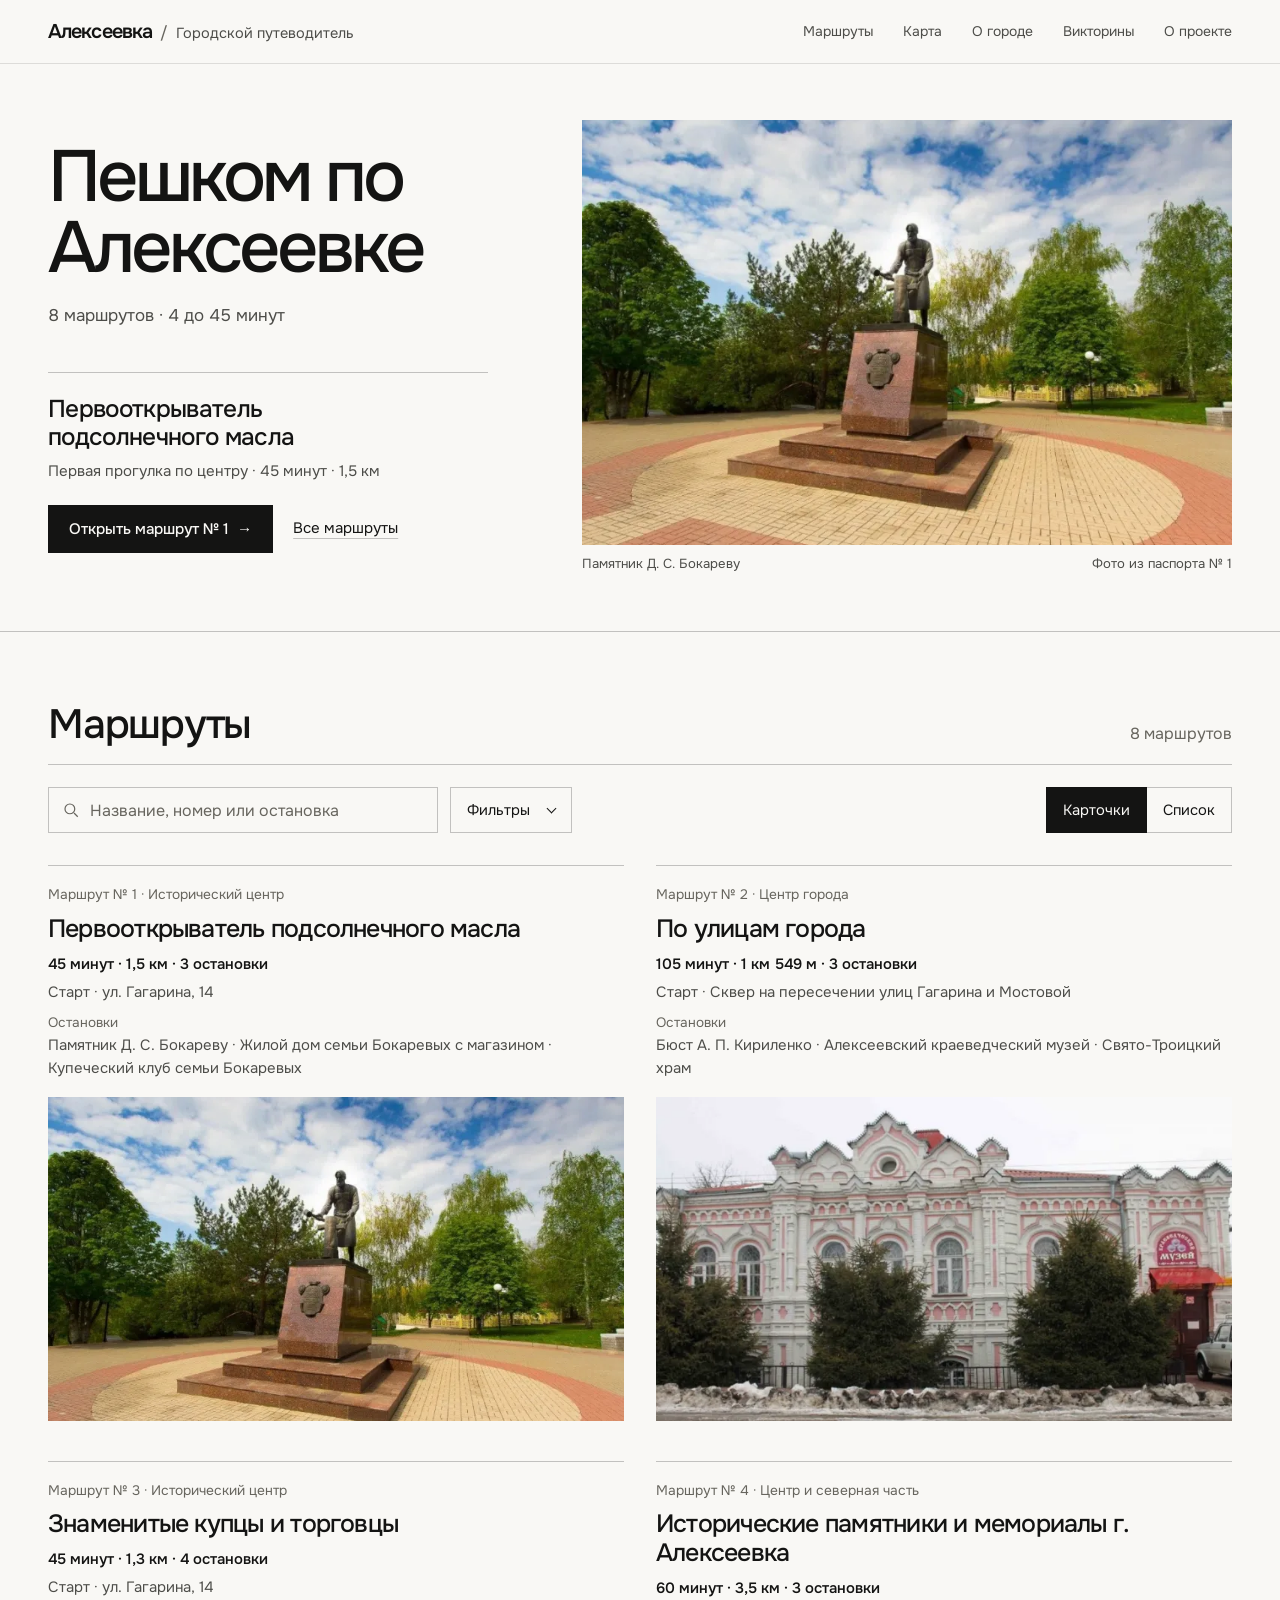
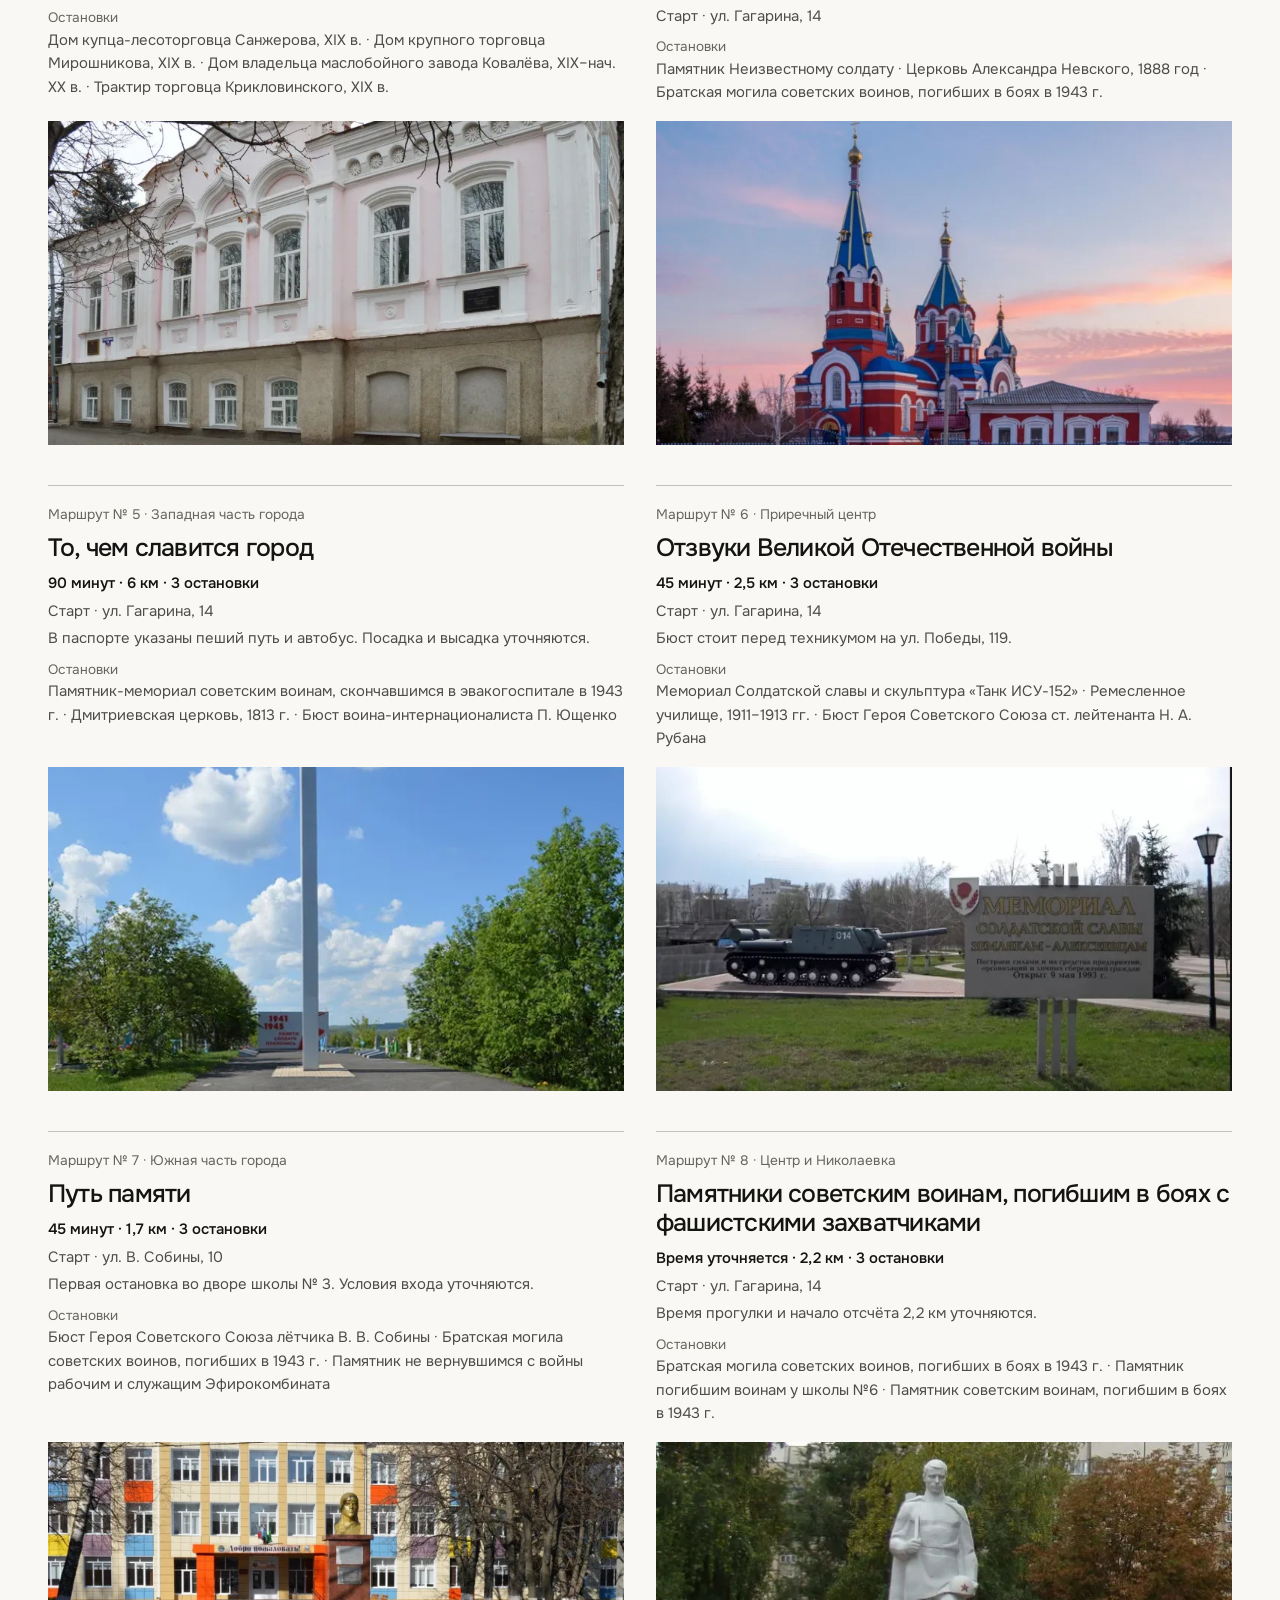
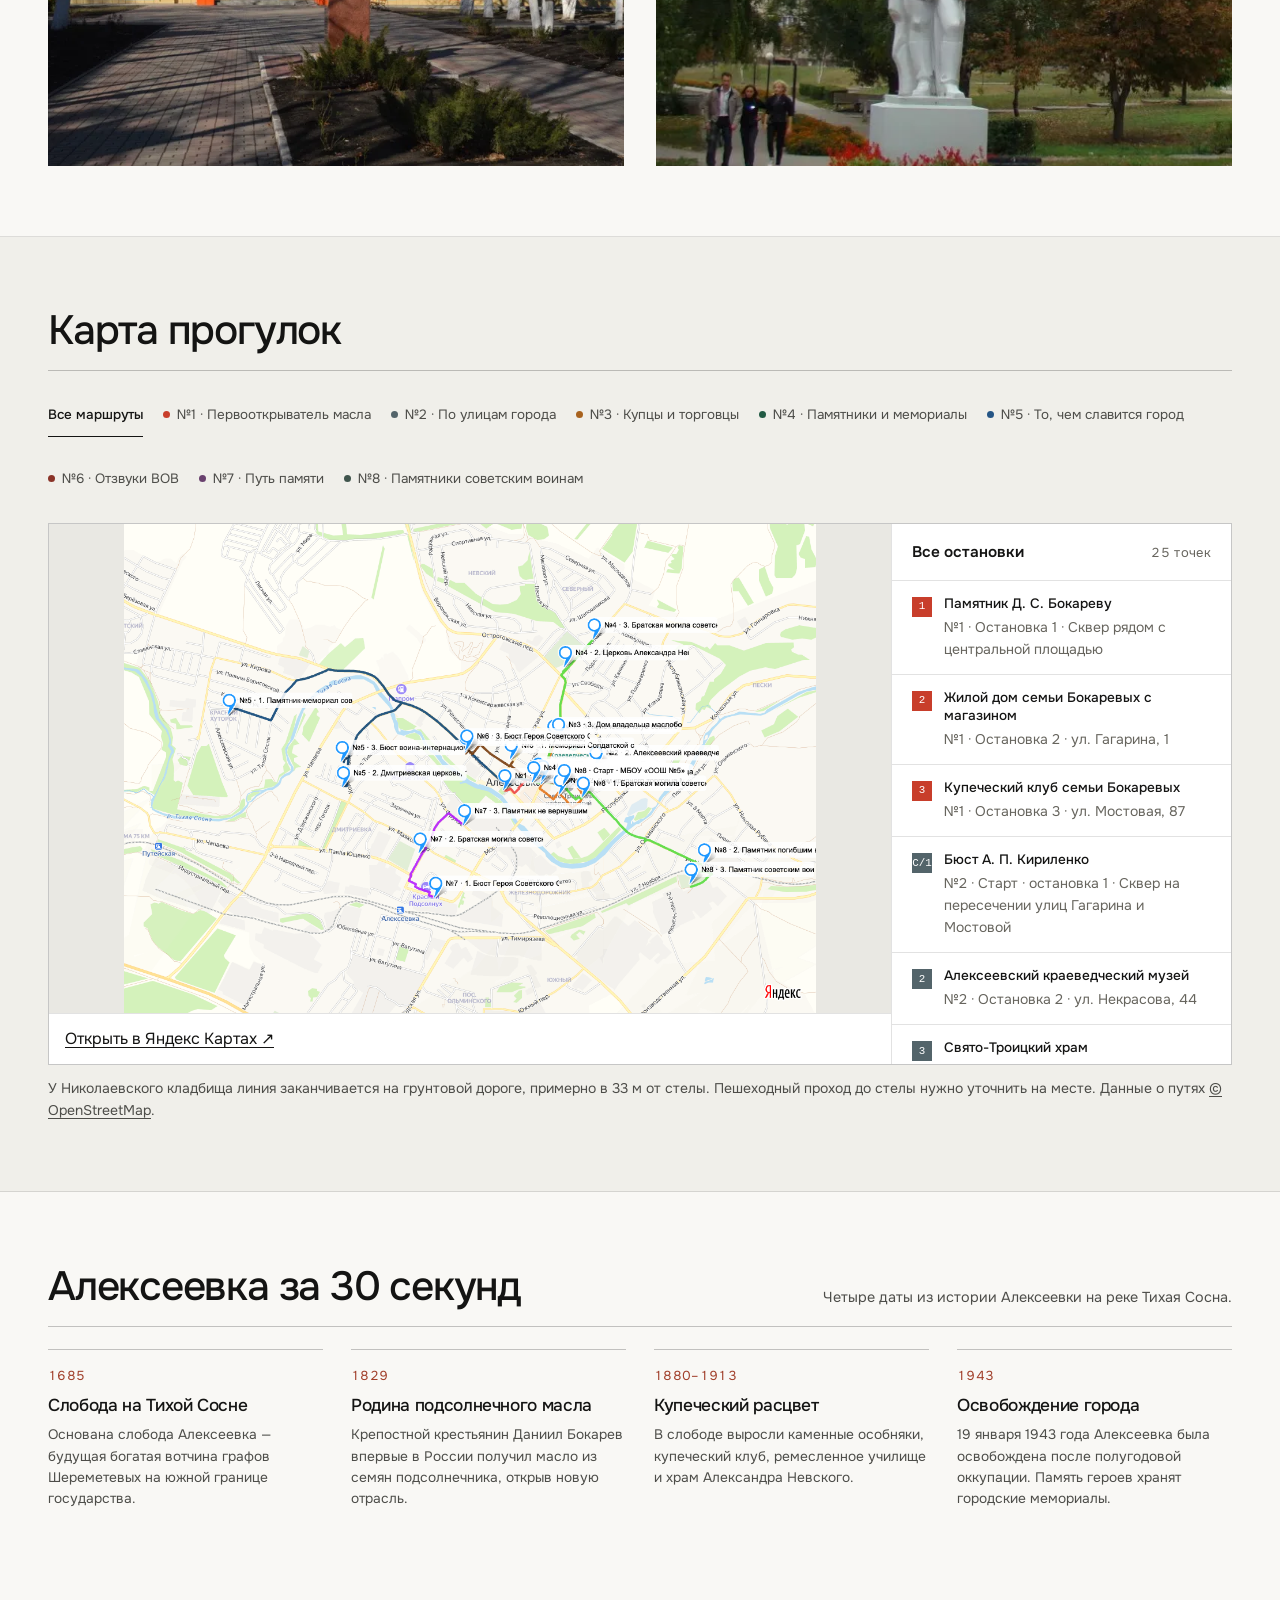
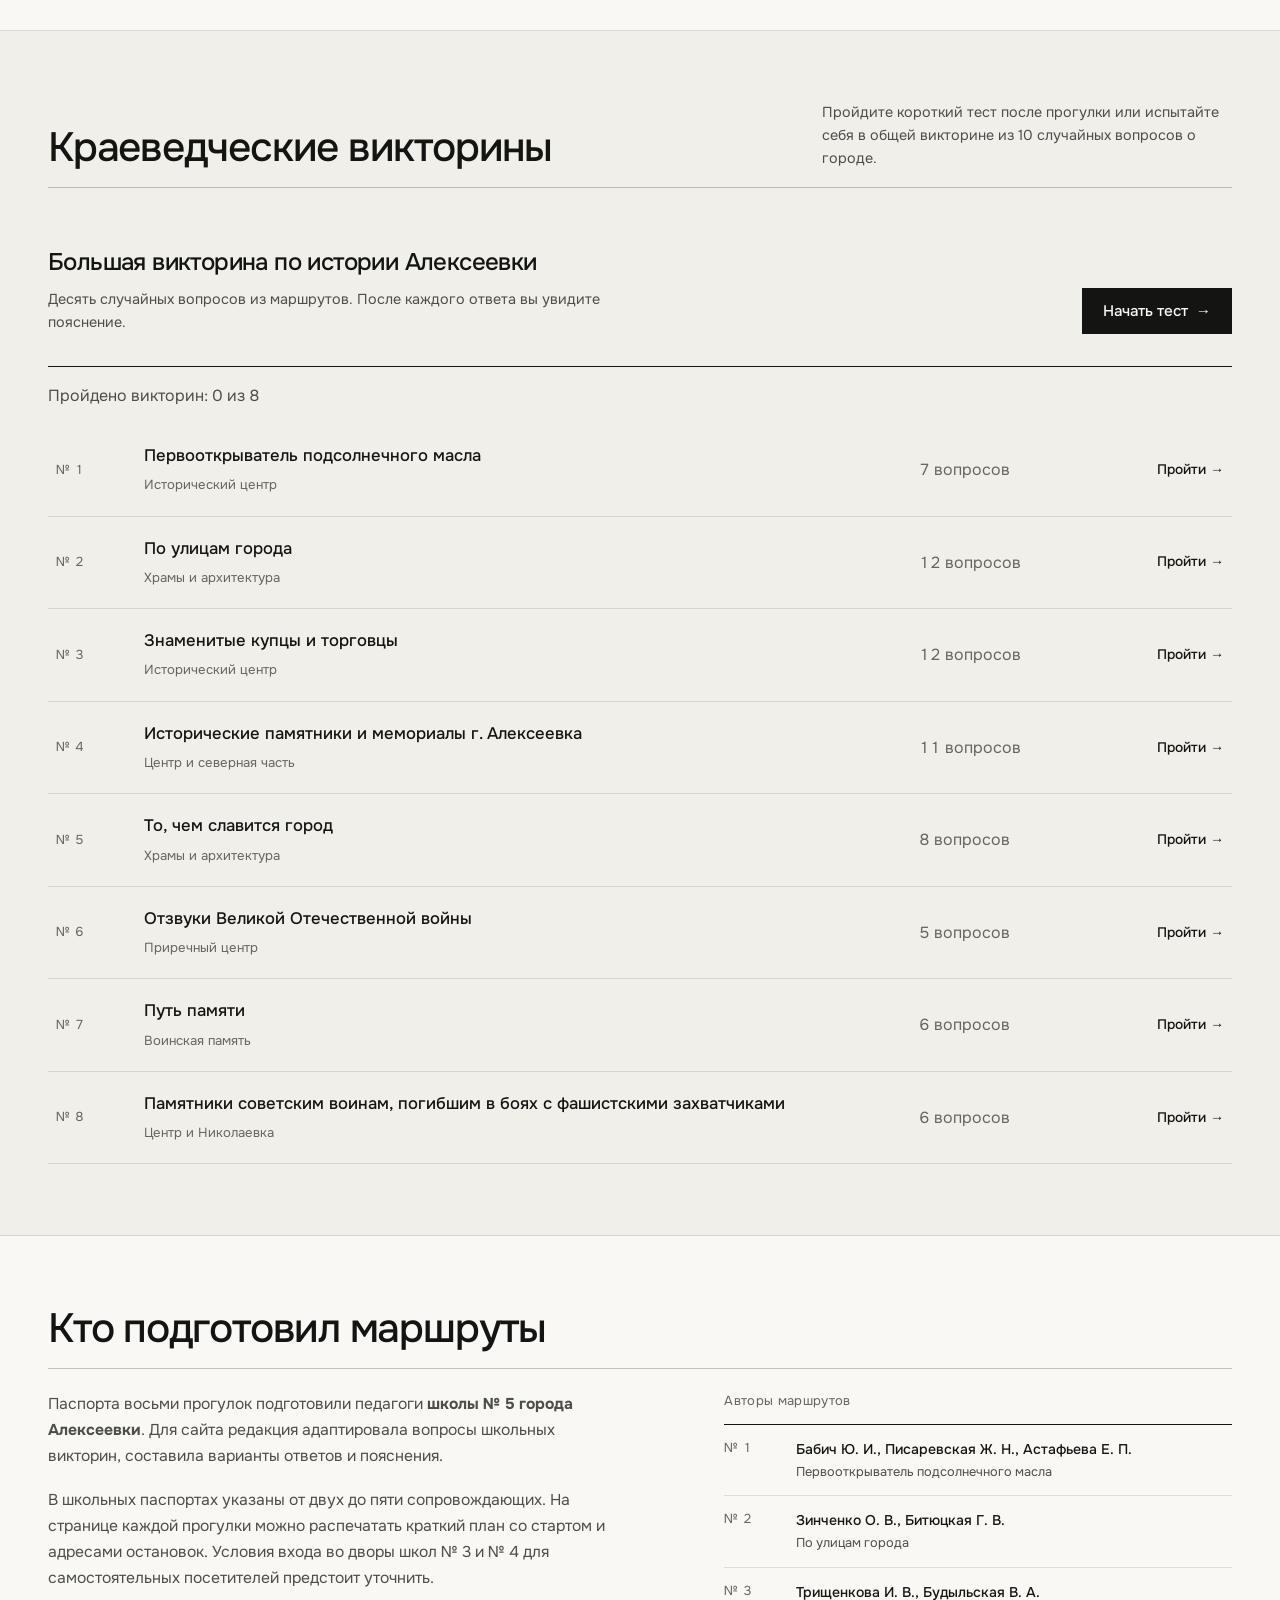
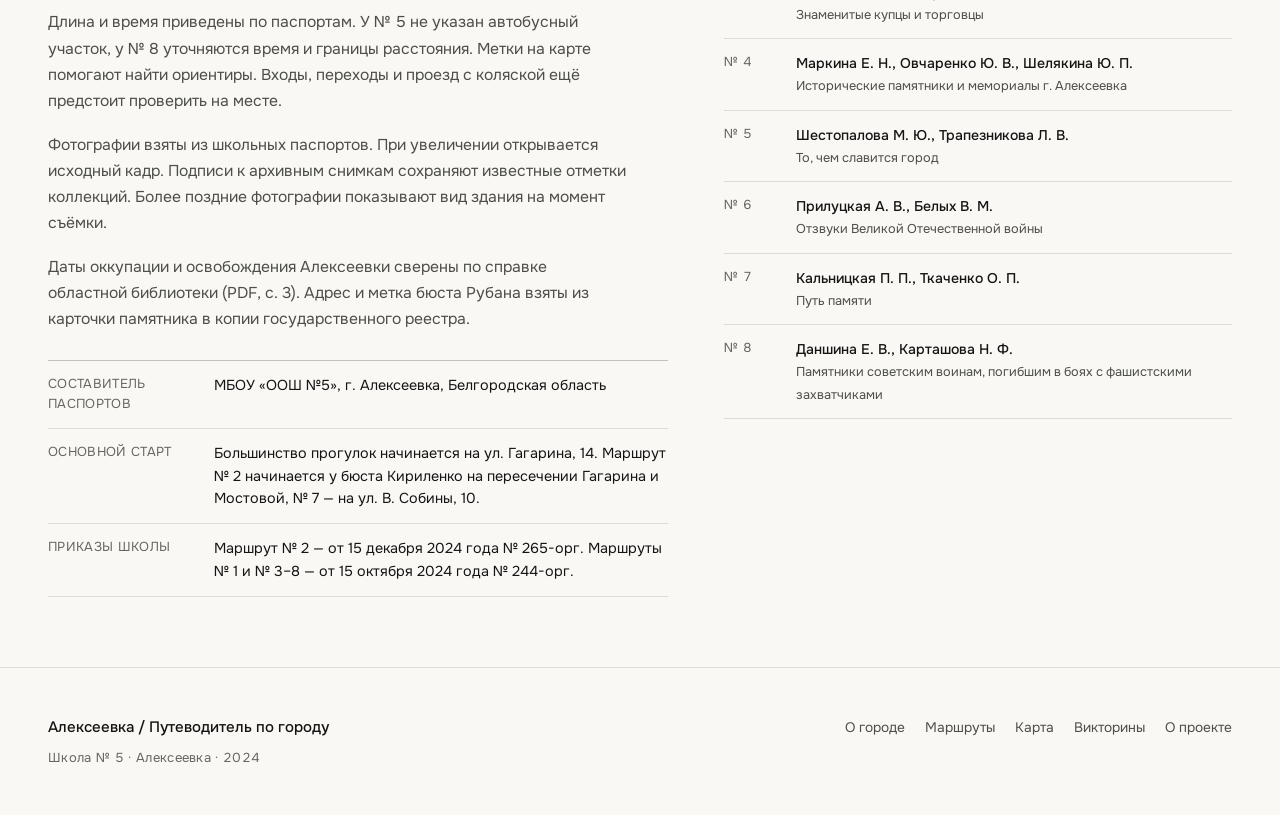
<file: index.html>
<!DOCTYPE html>
<html lang="ru">
<head>
  <meta charset="UTF-8" />
  <meta name="viewport" content="width=device-width, initial-scale=1.0, viewport-fit=cover" />
  <title>Алексеевка — Пеший путеводитель по городу</title>
  <meta name="description" content="Пешие маршруты по исторической Алексеевке Белгородской области. Места старта, карты прогулок, истории города и краеведческие викторины." />

  <link rel="stylesheet" href="css/styles.css?v=bbbede7a2f966f4a" />
  <meta name="guide-route-pages" content="routes/">
  <meta property="og:site_name" content="Пешком по Алексеевке">
  <meta property="og:locale" content="ru_RU">
  <meta property="og:type" content="website">
  <meta property="og:title" content="Пешком по Алексеевке">
  <meta property="og:description" content="Пешие прогулки по городу, места старта, остановки и краеведческие викторины.">
  <meta property="og:url" content="https://padka.github.io/alekseevka-routes/">
  <meta property="og:image" content="https://padka.github.io/alekseevka-routes/assets/images/route1/passport-image1.jpeg">
  <meta property="og:image:alt" content="Первооткрыватель масла">
</head>
<body>
  <a class="skip-link" href="#guide-content">Перейти к содержанию</a>
  <header class="site-header" id="siteHeader">
    <div class="container header-inner">
      <a href="#home" class="brand" data-nav="home">
        <span class="brand-title">Алексеевка</span>
        <span class="brand-sep">/</span>
        <span class="brand-sub">Городской путеводитель</span>
      </a>

      <nav class="main-nav" id="mainNav" aria-label="Навигация">
        <a href="#routes" class="nav-link" data-nav="routes">Маршруты</a>
        <a href="#map" class="nav-link" data-nav="map">Карта</a>
        <a href="#intro" class="nav-link" data-nav="intro">О городе</a>
        <a href="#quizzes" class="nav-link" data-nav="quizzes">Викторины</a>
        <a href="#about" class="nav-link" data-nav="about">О проекте</a>
      </nav>

      <nav class="mobile-shortcuts" aria-label="Быстрые переходы">
        <a href="#routes" class="nav-link" data-nav="routes">Маршруты</a>
        <a href="#map" class="nav-link" data-nav="map">Карта</a>
      </nav>

      <button class="menu-toggle" id="menuToggle" type="button" aria-label="Меню" aria-controls="mainNav" aria-expanded="false">
        <span></span>
        <span></span>
      </button>
    </div>
    <div class="reading-progress" id="readingProgress" aria-hidden="true"></div>
  </header>

  <div id="guide-content" tabindex="-1">
    <main id="homeView" tabindex="-1">
      <section class="hero" id="home" aria-labelledby="home-title">
        <div class="container hero-layout">
          <div class="hero-copy">
            <h1 class="hero-title" id="home-title" tabindex="-1">Пешком по Алексеевке</h1>
            <p class="hero-stats" id="heroRouteStats">8 маршрутов · 4 до 45 минут</p>
            <div class="hero-recommendation">
              <p class="hero-walk-name">Первооткрыватель подсолнечного масла</p>
              <p class="hero-walk-facts">Первая прогулка по центру · 45 минут · 1,5 км</p>
              <div class="hero-actions">
                <a href="#route-1" class="btn btn-solid" data-open-route="1">Открыть маршрут № 1 <span class="arrow" aria-hidden="true">→</span></a>
                <a href="#routes" class="hero-all" data-nav="routes">Все маршруты</a>
              </div>
            </div>
          </div>
          <figure class="hero-plate" id="heroPlate">
            <img src="assets/images/route1/passport-image1.jpeg" srcset="assets/webp/route1/passport-image1-384.webp 384w, assets/webp/route1/passport-image1-768.webp 768w, assets/webp/route1/passport-image1-875.webp 875w" sizes="(max-width: 760px) calc(100vw - 36px), (max-width: 1279px) 50vw, 680px" width="875" height="583" fetchpriority="high" alt="Бронзовый памятник Даниилу Бокареву в городском сквере" />
            <figcaption><span>Памятник Д. С. Бокареву</span><span>Фото из паспорта № 1</span></figcaption>
          </figure>
        </div>
      </section>
      <noscript><p class="container">Чтобы открыть прогулки, карту и викторины, включите JavaScript в браузере.</p></noscript>
      <section class="section" id="routes">
        <div class="container">
          <div class="section-head">
            <div class="section-head-left">
              <h2 class="section-title">Маршруты</h2>
            </div>
            <p class="catalog-count" id="resultCount" role="status" aria-live="polite"></p>
          </div>
          <div class="catalog-bar">
            <label class="search-field">
              <span class="sr-only">Поиск по названию, номеру или остановке</span>
              <svg aria-hidden="true" width="18" height="18" viewBox="0 0 24 24" fill="none" stroke="currentColor" stroke-width="1.6"><circle cx="10.5" cy="10.5" r="6.5"/><path d="m16 16 5 5"/></svg>
              <input type="search" id="routeSearchInput" placeholder="Название, номер или остановка" autocomplete="off" />
            </label>
            <details class="catalog-filters" id="catalogFilters">
              <summary><span id="filterSummary">Фильтры</span></summary>
              <div class="filter-tabs" role="group" aria-label="Фильтр маршрутов">
                <button class="filter-tab active" type="button" data-filter="all" aria-pressed="true">Все маршруты <span id="filterCountAll"></span></button>
                <button class="filter-tab" type="button" data-filter="short" aria-pressed="false">До 45 минут <span id="filterCountShort"></span></button>
                <button class="filter-tab" type="button" data-filter="merchant" aria-pressed="false">Купечество и маслоделие</button>
                <button class="filter-tab" type="button" data-filter="churches" aria-pressed="false">Храмы и архитектура</button>
                <button class="filter-tab" type="button" data-filter="memory" aria-pressed="false">Воинская память</button>
              </div>
            </details>
            <div class="view-switch" role="group" aria-label="Вид каталога">
              <button type="button" class="view-btn active" data-view="grid" aria-pressed="true">Карточки</button>
              <button type="button" class="view-btn" data-view="list" aria-pressed="false">Список</button>
            </div>
          </div>
          <div class="catalog-stage" id="catalogStage">
            <div class="routes-grid" id="routesGrid"></div>
          </div>
          <div class="empty-state hidden" id="routesEmptyState">
            <p>По вашему запросу ничего не найдено.</p>
            <button type="button" class="btn btn-line" id="resetFiltersBtn">Сбросить фильтры</button>
          </div>

        </div>
      </section>
      <section class="section section-stone" id="map">
        <div class="container">
          <div class="section-head">
            <div class="section-head-left">
              <h2 class="section-title">Карта прогулок</h2>
            </div>
          </div>

          <div class="map-filters" id="mapRouteFilters" aria-label="Фильтр маршрутов на карте"></div>

          <div class="map-layout">
            <div id="cityMap" class="city-map" role="region" aria-label="Карта маршрутов города Алексеевка"></div>
            <aside class="map-sidebar" id="mapSidebar">
              <div class="map-sidebar-head">
                <h3 id="mapSidebarTitle">Все объекты</h3>
                <span class="mono" id="mapSidebarCount"></span>
              </div>
              <button type="button" class="map-stops-toggle" id="mapStopsToggle" aria-controls="mapStopsList" aria-expanded="false">Показать все остановки</button>
              <div class="map-stops-list" id="mapStopsList"></div>
              <div class="map-sidebar-footer hidden" id="mapSidebarFooter"></div>
            </aside>
          </div>
          <p class="map-footnote">
            <span id="mapApproachNote"></span> Данные о путях <a href="https://www.openstreetmap.org/copyright">© OpenStreetMap</a>.
          </p>
        </div>
      </section>
      <section class="section section-compact" id="intro">
        <div class="container">
          <div class="section-head">
            <div class="section-head-left">
              <h2 class="section-title">Алексеевка за 30 секунд</h2>
            </div>
            <p class="section-note">
              Четыре даты из истории Алексеевки на реке Тихая Сосна.
            </p>
          </div>
          <ol class="timeline-grid" aria-label="Ключевые даты истории Алексеевки">
            <li class="timeline-item">
              <span class="timeline-year mono">1685</span>
              <h3>Слобода на Тихой Сосне</h3>
              <p>Основана слобода Алексеевка — будущая богатая вотчина графов Шереметевых на южной границе государства.</p>
            </li>
            <li class="timeline-item">
              <span class="timeline-year mono">1829</span>
              <h3>Родина подсолнечного масла</h3>
              <p>Крепостной крестьянин Даниил Бокарев впервые в России получил масло из семян подсолнечника, открыв новую отрасль.</p>
            </li>
            <li class="timeline-item">
              <span class="timeline-year mono">1880–1913</span>
              <h3>Купеческий расцвет</h3>
              <p>В слободе выросли каменные особняки, купеческий клуб, ремесленное училище и храм Александра Невского.</p>
            </li>
            <li class="timeline-item">
              <span class="timeline-year mono">1943</span>
              <h3>Освобождение города</h3>
              <p>19 января 1943 года Алексеевка была освобождена после полугодовой оккупации. Память героев хранят городские мемориалы.</p>
            </li>
          </ol>

        </div>
      </section>
      <section class="section section-stone" id="quizzes">
        <div class="container">
          <div class="section-head">
            <div class="section-head-left">
              <h2 class="section-title">Краеведческие викторины</h2>
            </div>
            <p class="section-note">
              Пройдите короткий тест после прогулки или испытайте себя в общей викторине из 10 случайных вопросов о городе.
            </p>
          </div>

          <div class="mega-quiz-row">
            <div>
              
              <h3>Большая викторина по истории Алексеевки</h3>
              <p>Десять случайных вопросов из маршрутов. После каждого ответа вы увидите пояснение.</p>
            </div>
            <button type="button" class="btn btn-solid" id="startMegaQuizBtn">Начать тест <span class="arrow">→</span></button>
          </div>

          <div class="mega-quiz-panel hidden" id="megaQuizPanel"></div>

          <p class="quiz-hub-progress" id="headerQuizScore"></p>
          <div class="quiz-index-list" id="quizHubGrid"></div>
        </div>
      </section>
      <section class="section" id="about">
        <div class="container">
          <div class="section-head">
            <div class="section-head-left">
              <h2 class="section-title">Кто подготовил маршруты</h2>
            </div>
          </div>

          <div class="about-grid">
            <div class="about-prose">
              <p>
                Паспорта восьми прогулок подготовили педагоги <strong>школы № 5 города Алексеевки</strong>. Для сайта редакция адаптировала вопросы школьных викторин, составила варианты ответов и пояснения.
              </p>
              <p>
                В школьных паспортах указаны от двух до пяти сопровождающих. На странице каждой прогулки можно распечатать краткий план со стартом и адресами остановок. Условия входа во дворы школ № 3 и № 4 для самостоятельных посетителей предстоит уточнить.
              </p>
              <p>Длина и время приведены по паспортам. У № 5 не указан автобусный участок, у № 8 уточняются время и границы расстояния. Метки на карте помогают найти ориентиры. Входы, переходы и проезд с коляской ещё предстоит проверить на месте.</p>
              <p>Фотографии взяты из школьных паспортов. При увеличении открывается исходный кадр. Подписи к архивным снимкам сохраняют известные отметки коллекций. Более поздние фотографии показывают вид здания на момент съёмки.</p>
              <p>Даты оккупации и освобождения Алексеевки сверены по <a href="https://opacm.bgunb.ru/opacg/letopis/history/texts/alekseevsky/alekseevka.pdf">справке областной библиотеки (PDF, с. 3)</a>. Адрес и метка бюста Рубана взяты из <a href="https://ru-monuments.toolforge.org/get_info.php?id=311510314590005">карточки памятника в копии государственного реестра</a>.</p>
              <dl class="about-specs">
                <div>
                  <dt class="mono">СОСТАВИТЕЛЬ ПАСПОРТОВ</dt>
                  <dd>МБОУ «ООШ №5», г. Алексеевка, Белгородская область</dd>
                </div>
                <div>
                  <dt class="mono">ОСНОВНОЙ СТАРТ</dt>
                  <dd>Большинство прогулок начинается на ул. Гагарина, 14. Маршрут № 2 начинается у бюста Кириленко на пересечении Гагарина и Мостовой, № 7 — на ул. В. Собины, 10.</dd>
                </div>
                <div>
                  <dt class="mono">ПРИКАЗЫ ШКОЛЫ</dt>
                  <dd>Маршрут № 2 — от 15 декабря 2024 года № 265-орг. Маршруты № 1 и № 3–8 — от 15 октября 2024 года № 244-орг.</dd>
                </div>
              </dl>
            </div>

            <div class="about-authors">
              <div class="mono authors-heading">Авторы маршрутов</div>
              <ul class="authors-list" id="authorsList"></ul>
            </div>
          </div>
        </div>
      </section>
    </main>
    <main id="routeDetailView" class="route-detail-view hidden" tabindex="-1"></main>
  </div>
  <footer class="site-footer">
    <div class="container footer-inner">
      <div class="footer-left">
        <span class="footer-brand">Алексеевка / Путеводитель по городу</span>
        <span class="footer-meta mono">Школа № 5 · Алексеевка · 2024</span>
      </div>
      <div class="footer-links">
        <a href="#intro" data-nav="intro">О городе</a>
        <a href="#routes" data-nav="routes">Маршруты</a>
        <a href="#map" data-nav="map">Карта</a>
        <a href="#quizzes" data-nav="quizzes">Викторины</a>
        <a href="#about" data-nav="about">О проекте</a>
      </div>
    </div>
  </footer>
  <div class="lightbox hidden" id="lightbox" role="dialog" aria-modal="true" aria-label="Просмотр фотографии">
    <button class="lightbox-close mono" id="lightboxClose" type="button" aria-label="Закрыть">Закрыть ×</button>
    <button class="lightbox-nav lightbox-prev" id="lightboxPrev" type="button" aria-label="Предыдущее">←</button>
    <figure class="lightbox-figure">
      <img id="lightboxImg" alt="" />
      <figcaption id="lightboxCaption"></figcaption>
    </figure>
    <button class="lightbox-nav lightbox-next" id="lightboxNext" type="button" aria-label="Следующее">→</button>
  </div>

  <!-- Scripts -->
  <script src="js/data.js?v=2e9e8f566a358118"></script>
  <script src="js/image-sizes.js?v=943f71bfad1bbeac"></script>
  <script src="js/images.js"></script>
  <script src="js/maps.js?v=777e830b069413ae"></script>
  <script src="js/quiz.js?v=bce754520d2f902b"></script>
  <script src="js/app.js?v=9e395dec898973e0"></script>
</body>
</html>
</file>
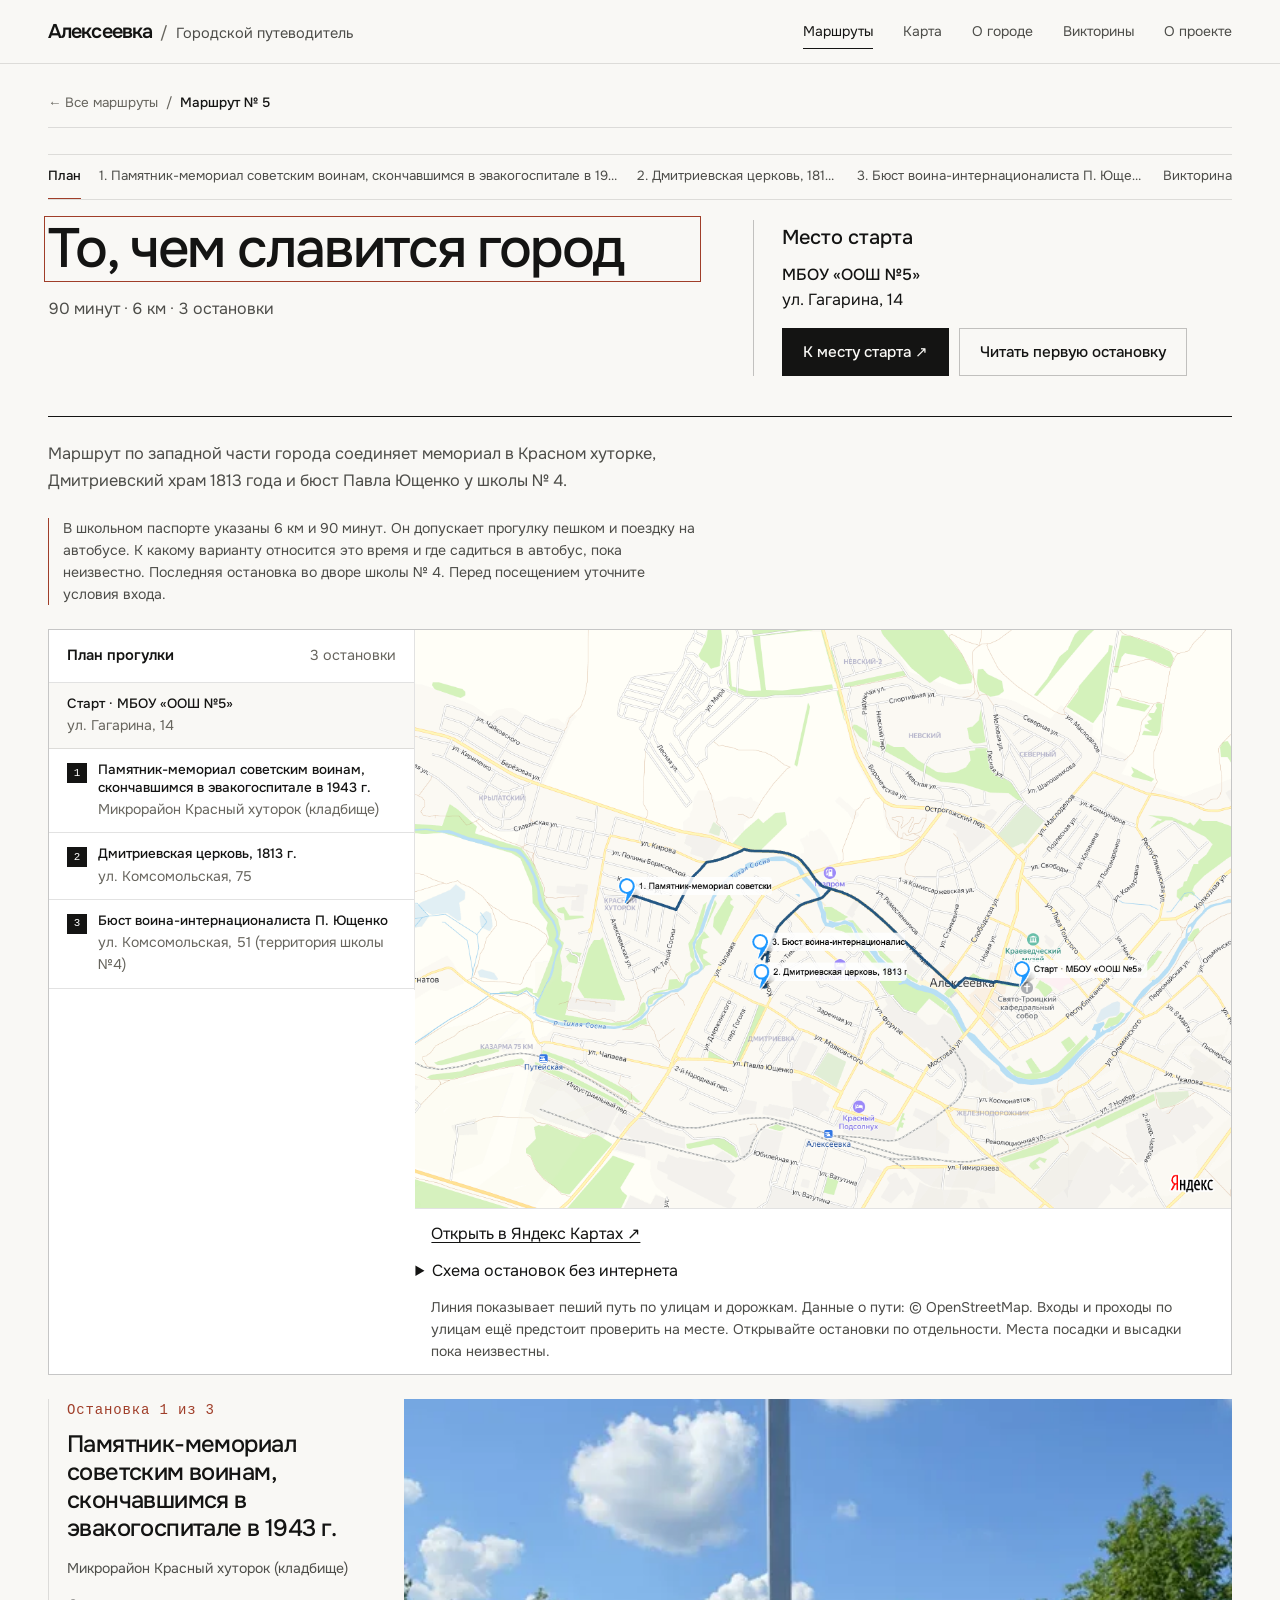
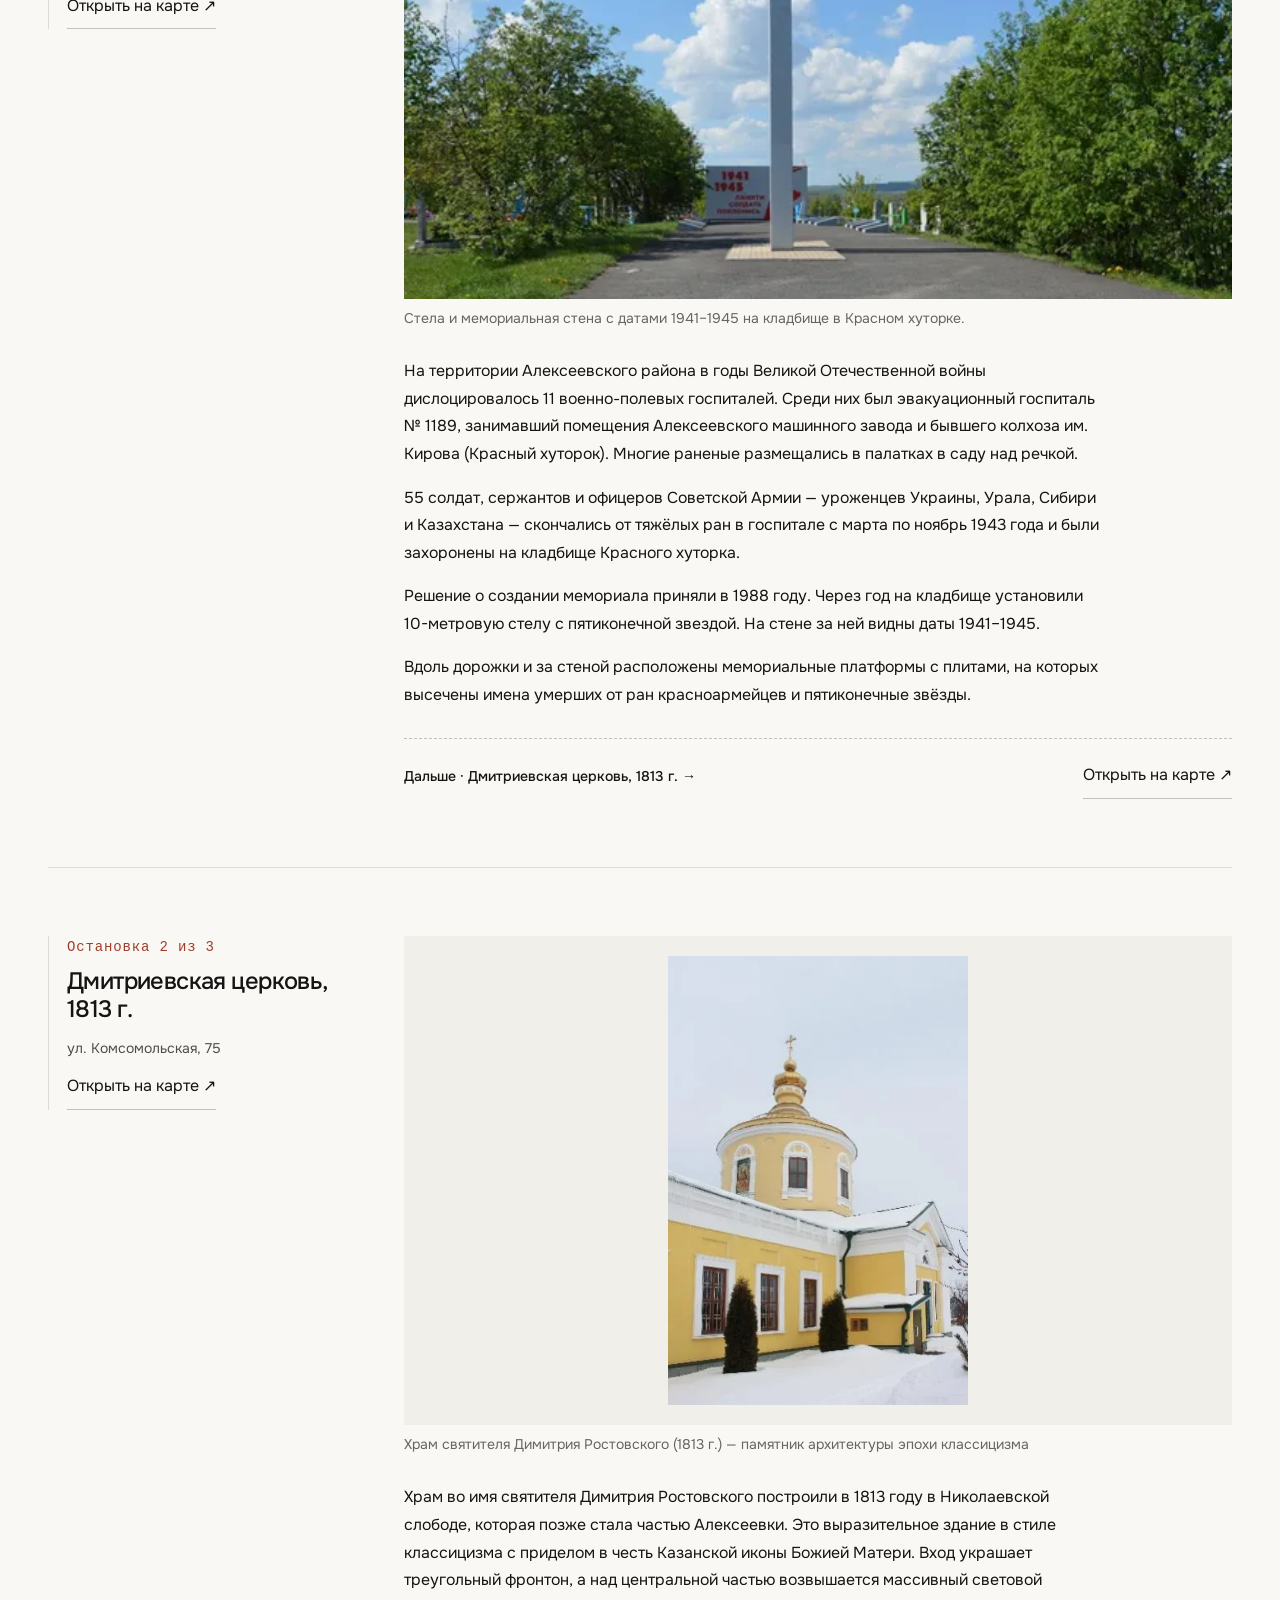
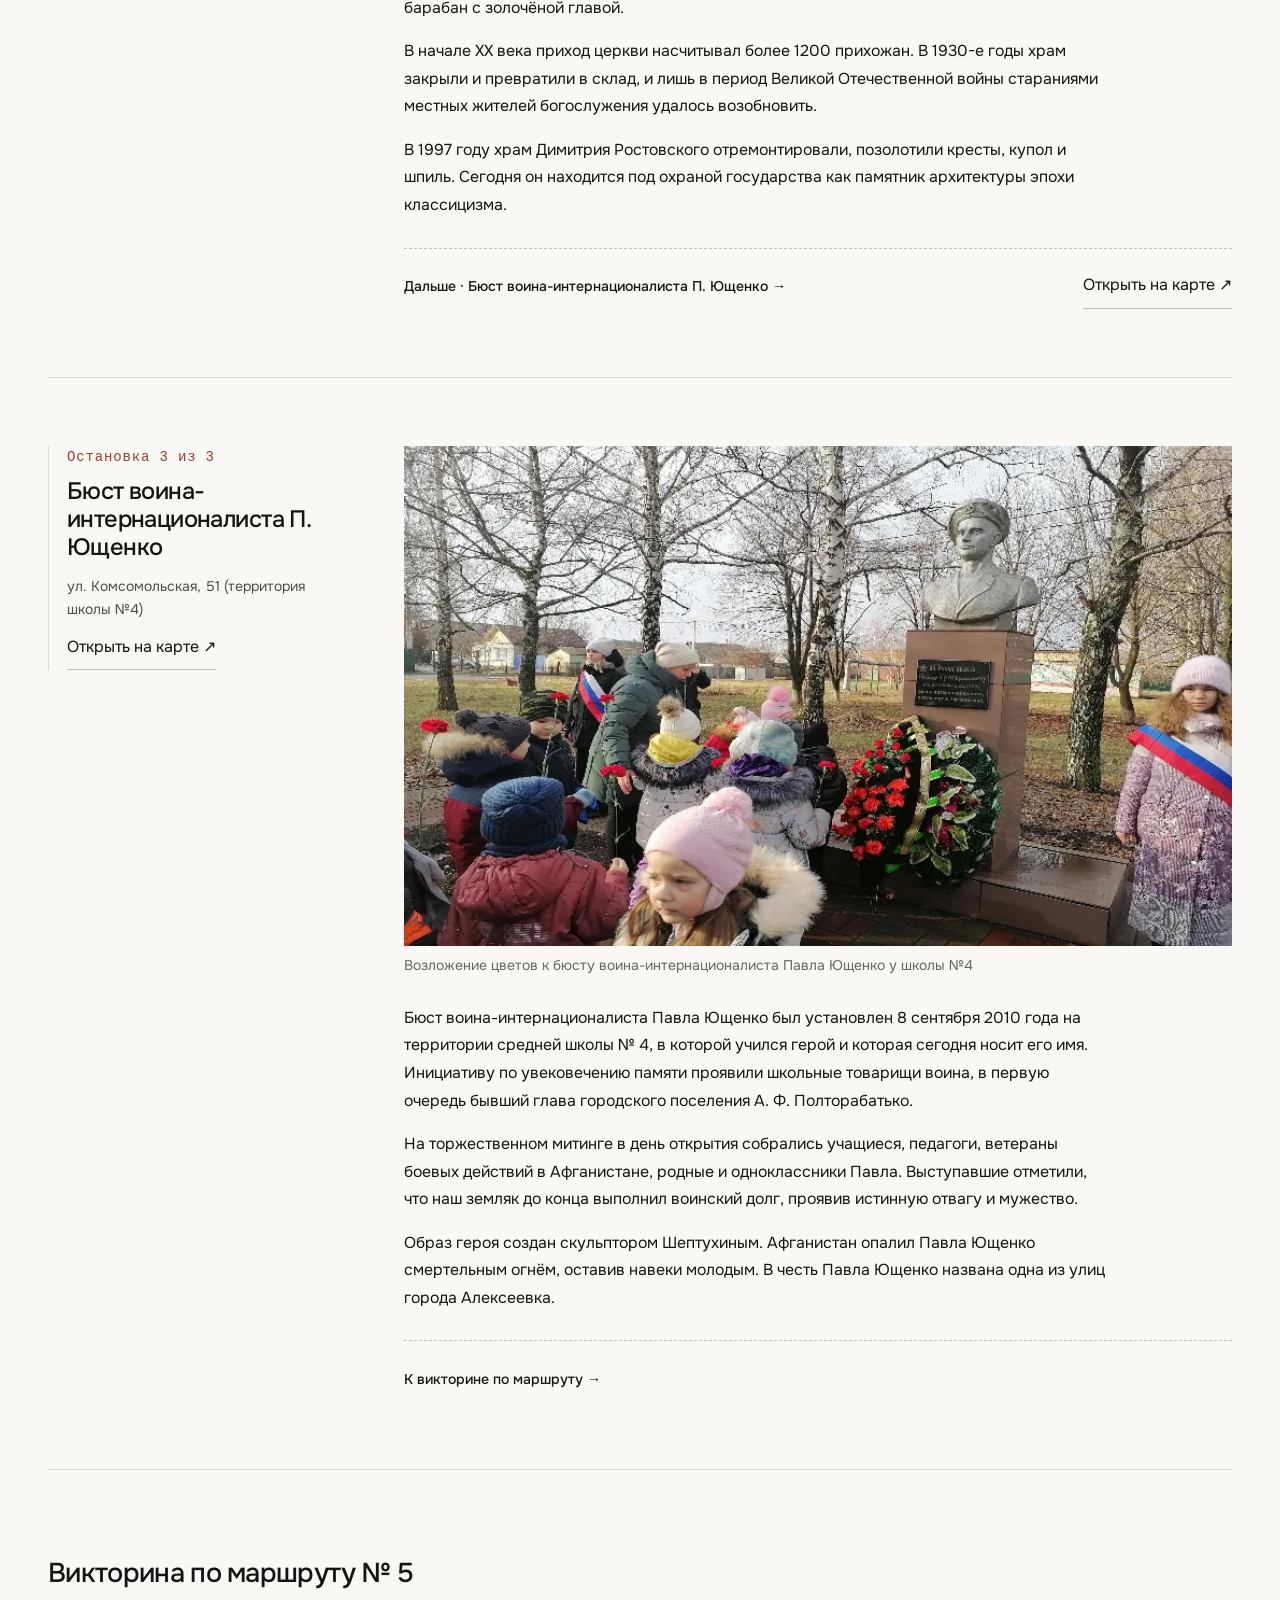
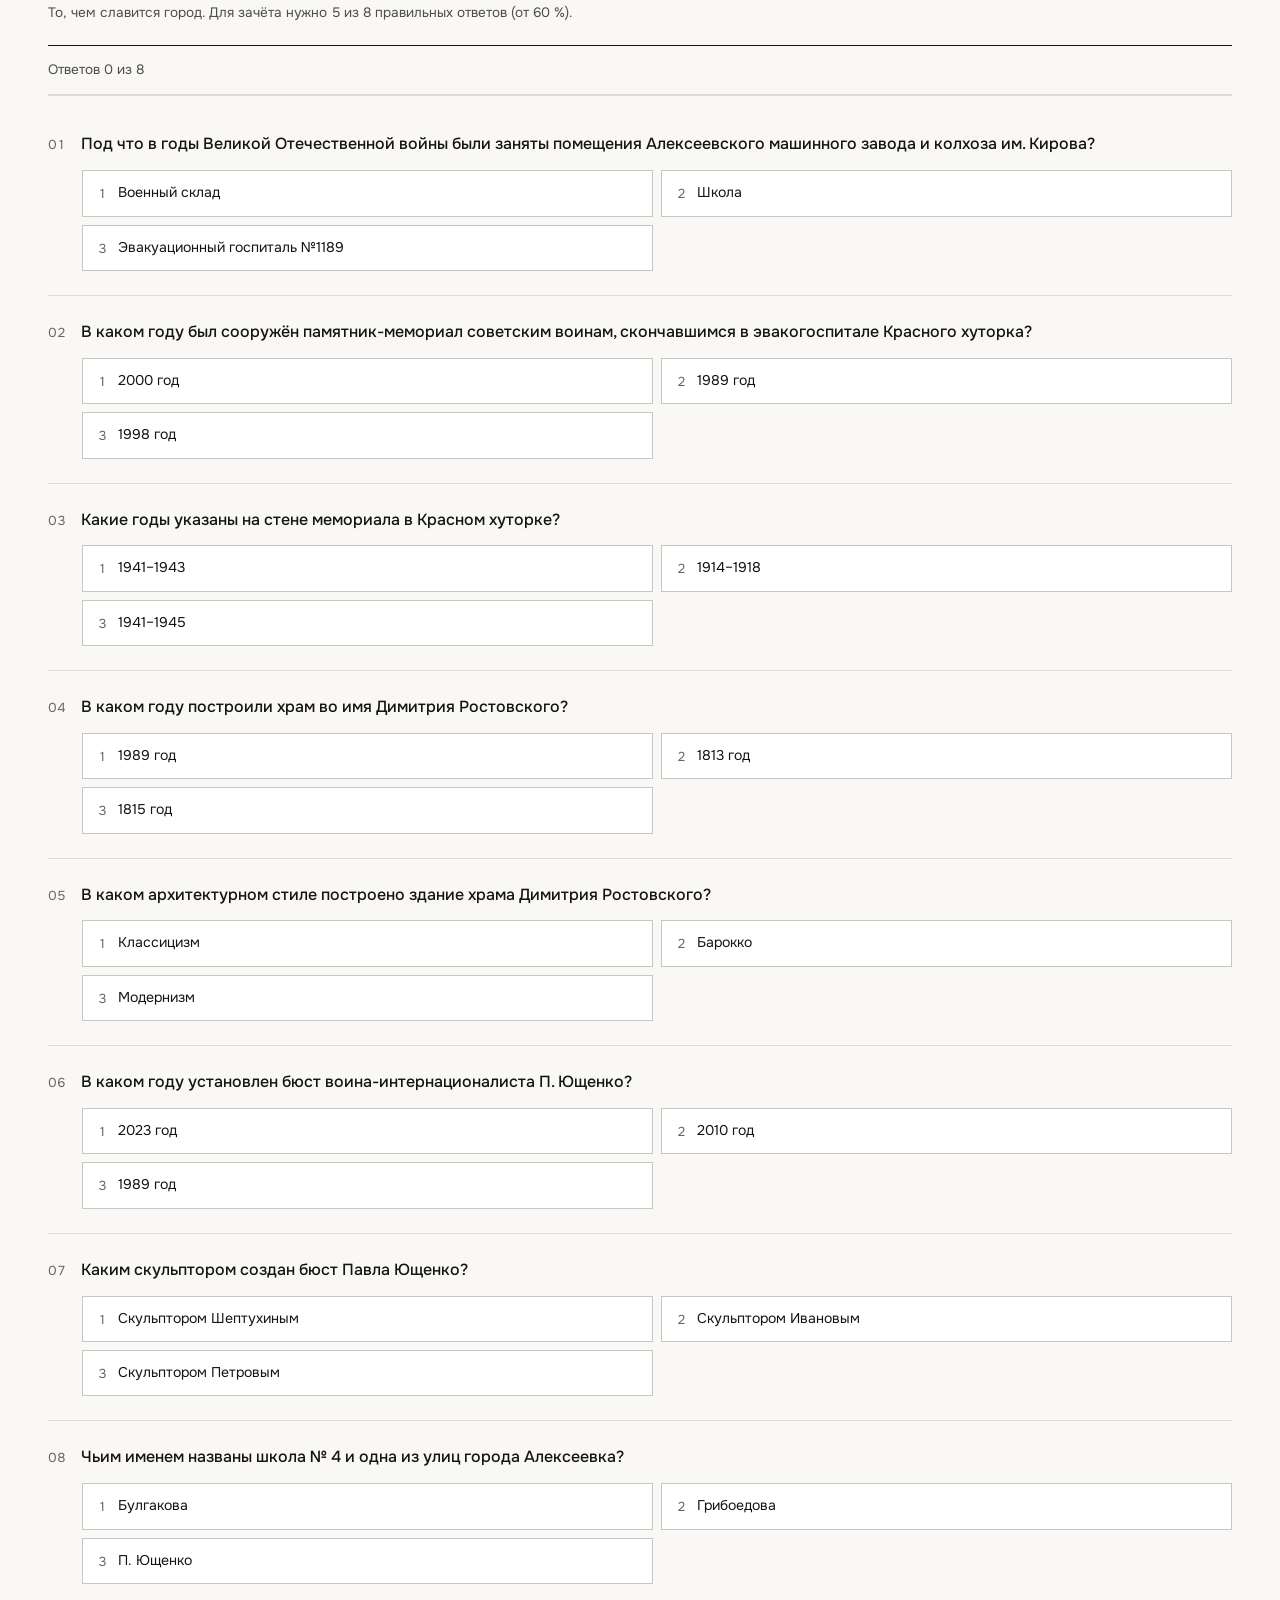
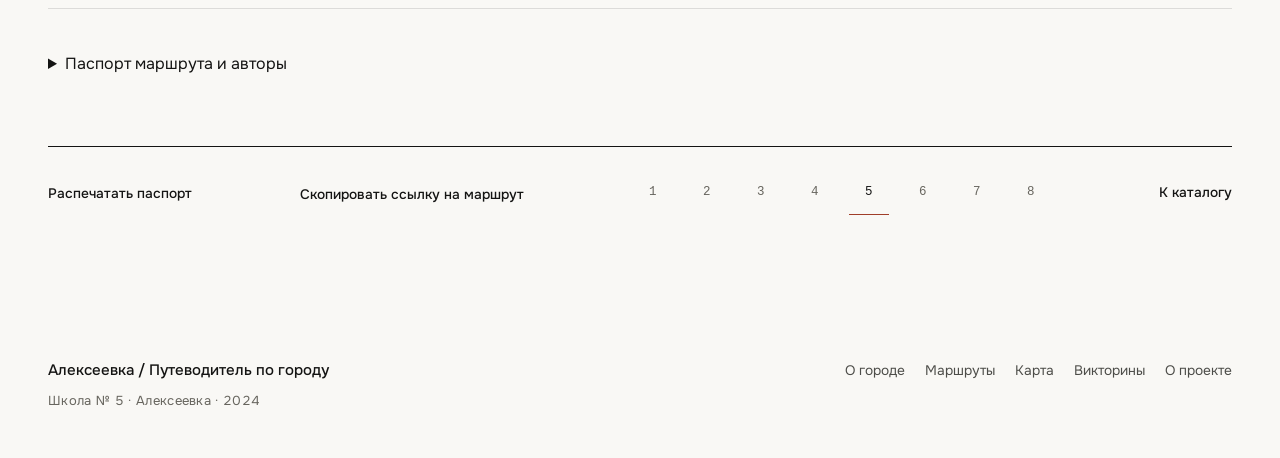
<file: routes/5/index.html>
<!doctype html>
<html lang="ru">
<head>
  <meta charset="utf-8">
  <meta name="viewport" content="width=device-width, initial-scale=1">
  <title>То, чем славится город · Маршрут № 5 · Алексеевка</title>
  <meta name="description" content="90 минут · 6 км. В паспорте указаны пеший путь и автобус. Посадка и высадка уточняются.">
  <meta property="og:site_name" content="Пешком по Алексеевке">
  <meta property="og:locale" content="ru_RU">
  <meta property="og:type" content="website">
  <meta property="og:title" content="То, чем славится город · Маршрут № 5 · Алексеевка">
  <meta property="og:description" content="90 минут · 6 км. В паспорте указаны пеший путь и автобус. Посадка и высадка уточняются.">
  <meta property="og:url" content="https://padka.github.io/alekseevka-routes/routes/5/">
  <meta property="og:image" content="https://padka.github.io/alekseevka-routes/assets/images/route5/passport-image1.png">
  <meta property="og:image:alt" content="Памятник-мемориал советским воинам, скончавшимся в эвакогоспитале в 1943 г.">
  <link rel="stylesheet" href="../../css/styles.css">
  <script defer src="../../js/share-entry.js"></script>
</head>
<body>
  <main class="container section">
    <h1>То, чем славится город</h1>
    <p>90 минут · 6 км. В паспорте указаны пеший путь и автобус. Посадка и высадка уточняются.</p>
    <p>Старт · ул. Гагарина, 14</p>
    <ol>
      <li>Памятник-мемориал советским воинам, скончавшимся в эвакогоспитале в 1943 г. · Микрорайон Красный хуторок (кладбище)</li>
      <li>Дмитриевская церковь, 1813 г. · ул. Комсомольская, 75</li>
      <li>Бюст воина-интернационалиста П. Ющенко · ул. Комсомольская, 51 (территория школы №4)</li>
    </ol>
    <a class="btn btn-solid" id="openSharedRoute" href="../../index.html?v=e62c75d52306fdff#route-5">Открыть маршрут № 5</a>
  </main>
</body>
</html>
</file>
<file: css/styles.css>
@font-face {
  font-family: "Onest";
  font-style: normal;
  font-weight: 400 700;
  font-display: swap;
  src: url(../assets/fonts/onest-cyrillic.woff2) format("woff2");
  unicode-range: U+0301, U+0400-045F, U+0490-0491, U+04B0-04B1, U+2116;
}

@font-face {
  font-family: "Onest";
  font-style: normal;
  font-weight: 400 700;
  font-display: swap;
  src: url(../assets/fonts/onest-latin.woff2) format("woff2");
  unicode-range:
    U+0000-00FF, U+0131, U+0152-0153, U+02BB-02BC, U+02C6, U+02DA, U+02DC, U+0304, U+0308, U+0329,
    U+2000-206F, U+20AC, U+2122, U+2191, U+2193, U+2212, U+2215, U+FEFF, U+FFFD;
}

:root {
  --bg: #f9f8f5;
  --bg-stone: #f0efea;
  --bg-paper: #ffffff;
  --bg-hover: #ebe9e2;

  --ink: #141413;
  --ink-secondary: #4d4d49;
  --ink-muted: #67655e;

  --line: rgba(20, 20, 19, 0.12);
  --line-mid: rgba(20, 20, 19, 0.24);
  --line-strong: #141413;

  --accent: #a03e29;
  --accent-soft: #f9ece9;
  --ok: #1d6844;
  --ok-bg: #ecf5f0;
  --err-bg: #fbf0ee;

  --font-display: "Onest", -apple-system, BlinkMacSystemFont, sans-serif;
  --font-sans: "Onest", -apple-system, BlinkMacSystemFont, "Helvetica Neue", Arial, sans-serif;
  --font-mono: ui-monospace, SFMono-Regular, Menlo, monospace;

  --header-h: 64px;
  --ease-out: cubic-bezier(0.22, 1, 0.36, 1);
  --ease-fast: cubic-bezier(0.25, 0.8, 0.25, 1);
}

*,
*::before,
*::after {
  box-sizing: border-box;
}

html {
  scroll-behavior: auto;
  font-size: 16px;
}

body {
  margin: 0;
  font-family: var(--font-sans);
  color: var(--ink);
  background: var(--bg);
  line-height: 1.58;
  -webkit-font-smoothing: antialiased;
  text-rendering: optimizeLegibility;
}

::selection {
  background: var(--ink);
  color: var(--bg);
}

img {
  max-width: 100%;
  display: block;
}

a {
  color: inherit;
  text-decoration: none;
}

button,
input {
  font-family: inherit;
}

button:focus-visible,
a:focus-visible,
input:focus-visible,
[tabindex]:focus-visible {
  outline: 1.5px solid var(--accent);
  outline-offset: 3px;
}

.hidden {
  display: none !important;
}

.tabular {
  font-variant-numeric: tabular-nums;
}

.mono {
  font-family: var(--font-sans);
  font-variant-numeric: tabular-nums;
  font-size: 0.8125rem;
  font-weight: 400;
  letter-spacing: 0.025em;
}

.arrow {
  display: inline-block;
  transition: transform 0.26s var(--ease-out);
}

.container {
  width: 100%;
  max-width: 1248px;
  margin: 0 auto;
  padding: 0 32px;
}

.sr-only,
.skip-link:not(:focus) {
  position: absolute;
  width: 1px;
  height: 1px;
  padding: 0;
  overflow: hidden;
  clip-path: inset(50%);
  white-space: nowrap;
}
.skip-link:focus {
  position: fixed;
  z-index: 2100;
  top: 8px;
  left: 12px;
  padding: 10px 16px;
  background: var(--ink);
  color: white;
}
.hero-title,
.detail-title {
  scroll-margin-top: calc(var(--header-h) + 12px);
}
main:focus,
#guide-content:focus {
  outline: none;
}
:focus-visible {
  outline: 2px solid var(--accent);
  outline-offset: 3px;
}
.section,
#home {
  scroll-margin-top: var(--header-h);
}
@keyframes stageIn {
  from {
    opacity: 0.85;
  }
  to {
    opacity: 1;
  }
}

/* ==========================================================================
   Header & Reading Progress Hairline
   ========================================================================== */

.site-header {
  position: sticky;
  top: 0;
  z-index: 900;
  height: var(--header-h);
  background: var(--bg);
  border-bottom: 1px solid var(--line);
}

.header-inner {
  height: 100%;
  display: flex;
  align-items: center;
  justify-content: space-between;
  gap: 24px;
}

.brand {
  display: inline-flex;
  align-items: baseline;
  gap: 8px;
  font-family: var(--font-display);
  font-size: 1rem;
}

.brand-title {
  font-weight: 600;
  font-size: 1.24rem;
  letter-spacing: -0.045em;
}

.brand-sep {
  color: var(--ink-muted);
}

.brand-sub {
  color: var(--ink-secondary);
  font-weight: 400;
  font-size: 0.91rem;
}

.mobile-shortcuts,
.map-filter-short,
.route-anchor-short,
.map-stops-toggle {
  display: none;
}

.main-nav {
  display: flex;
  align-items: center;
  gap: 30px;
}

.nav-link {
  font-size: 0.87rem;
  color: var(--ink-secondary);
  position: relative;
  padding: 4px 0;
  transition: color 0.22s var(--ease-fast);
  display: inline-flex;
  align-items: center;
  min-height: 44px;
}

.nav-link::after {
  content: "";
  position: absolute;
  left: 0;
  right: 0;
  height: 1px;
  background: var(--ink);
  transform: scaleX(0);
  transform-origin: left;
  transition: transform 0.28s var(--ease-out);
  bottom: 5px;
}

.nav-link:hover,
.nav-link.active {
  color: var(--ink);
}

.nav-link:hover::after,
.nav-link.active::after {
  transform: scaleX(1);
}

.reading-progress {
  position: absolute;
  left: 0;
  bottom: -1px;
  height: 1.5px;
  width: 100%;
  background: var(--accent);
  transform: scaleX(0);
  transform-origin: left;
  transition: transform 0.08s linear;
  pointer-events: none;
}

.menu-toggle {
  display: none;
  flex-direction: column;
  justify-content: center;
  gap: 6px;
  width: 44px;
  height: 44px;
  padding: 9px;
  background: transparent;
  border: none;
  cursor: pointer;
}

.menu-toggle span {
  height: 1.5px;
  width: 100%;
  background: var(--ink);
  transition: transform 0.22s var(--ease-out);
}

/* ==========================================================================
   Buttons
   ========================================================================== */

.btn {
  display: inline-flex;
  align-items: center;
  justify-content: center;
  gap: 8px;
  min-height: 46px;
  padding: 11px 20px;
  font-size: 0.95rem;
  font-weight: 500;
  border-radius: 0;
  border: 1px solid var(--line-strong);
  cursor: pointer;
  transition:
    background 0.24s var(--ease-out),
    color 0.24s var(--ease-out),
    border-color 0.24s var(--ease-out);
}

.btn:hover .arrow {
  transform: translateX(4px);
}

.btn-solid {
  background: var(--ink);
  color: var(--bg);
}

.btn-solid:hover {
  background: var(--accent);
  border-color: var(--accent);
  color: #ffffff;
}

.btn-line {
  background: transparent;
  color: var(--ink);
  border-color: var(--line-mid);
}

.btn-line:hover {
  border-color: var(--ink);
  background: var(--ink);
  color: var(--bg);
}

.btn-sm {
  padding: 8px 14px;
  font-size: 0.8rem;
}

/* City guide cover */
.hero {
  padding: clamp(36px, 4.4vw, 72px) 0;
  border-bottom: 1px solid var(--line-mid);
}
.hero-layout {
  display: grid;
  grid-template-columns: minmax(0, 0.84fr) minmax(0, 1.16fr);
  gap: clamp(32px, 5vw, 80px);
  align-items: center;
}
.hero-copy {
  min-width: 0;
}
.hero-title {
  margin: 0;
  max-width: 9ch;
  font-size: clamp(3rem, 5.65vw, 5.15rem);
  font-weight: 500;
  letter-spacing: -0.055em;
  line-height: 0.99;
}
.hero-stats {
  color: var(--ink-secondary);
  margin: 18px 0 0;
  font-size: 1.06rem;
  font-variant-numeric: tabular-nums;
}
.hero-recommendation {
  max-width: 440px;
  margin-top: clamp(28px, 3.3vw, 48px);
  padding-top: 22px;
  border-top: 1px solid var(--line-mid);
}
.hero-walk-name {
  margin: 0;
  max-width: 22ch;
  font-size: clamp(1.25rem, 1.9vw, 1.7rem);
  line-height: 1.17;
  font-weight: 500;
  letter-spacing: -0.027em;
}
.hero-walk-facts {
  margin: 8px 0 0;
  color: var(--ink-secondary);
  font-size: 0.94rem;
}
.hero-actions {
  display: flex;
  align-items: center;
  flex-wrap: wrap;
  gap: 8px 20px;
  margin-top: 22px;
}
.hero-all {
  display: inline-flex;
  align-items: center;
  min-height: 44px;
  font-size: 0.94rem;
  text-decoration: underline;
  text-decoration-color: var(--line-mid);
  text-underline-offset: 5px;
}
.hero-all:hover {
  text-decoration-color: var(--ink);
}
.hero-plate {
  min-width: 0;
  margin: 0;
}
.hero-plate img {
  display: block;
  width: 100%;
  height: auto;
  aspect-ratio: 1.53;
  object-fit: cover;
  object-position: center 40%;
}
.hero-plate figcaption {
  display: flex;
  gap: 6px 18px;
  justify-content: space-between;
  margin-top: 9px;
  font-size: 0.82rem;
  color: var(--ink-secondary);
}

/* ==========================================================================
   Sections
   ========================================================================== */

.section {
  padding: clamp(40px, 5.5vw, 80px) 0;
  border-bottom: 1px solid var(--line);
}

.section-stone {
  background: var(--bg-stone);
}

.section-head {
  position: relative;
  display: flex;
  align-items: flex-end;
  justify-content: space-between;
  gap: 32px;
  flex-wrap: wrap;
  padding-bottom: 18px;
  margin-bottom: 22px;
  border-bottom: 1px solid var(--line-mid);
}

.section-title {
  margin: 0;
  font-family: var(--font-display);
  font-size: clamp(1.85rem, 3.2vw, 2.55rem);
  font-weight: 500;
  letter-spacing: -0.03em;
  line-height: 1.08;
}

.section-note {
  margin: 0;
  max-width: 410px;
  font-size: 0.9rem;
  color: var(--ink-secondary);
}

/* Choosing a walk */
.catalog-count {
  color: var(--ink-muted);
  margin: 0;
}
.catalog-bar {
  position: relative;
  z-index: 2;
  display: flex;
  gap: 12px;
  align-items: start;
  flex-wrap: wrap;
  margin-bottom: 32px;
}
.search-field {
  min-height: 46px;
  width: min(100%, 390px);
  display: flex;
  align-items: center;
  gap: 10px;
  padding: 0 13px;
  border: 1px solid var(--line-mid);
}
.search-field:focus-within {
  border-color: var(--accent);
  outline: 1px solid var(--accent);
}
.search-field svg {
  flex: none;
  color: var(--ink-muted);
}
.search-field input {
  width: 100%;
  min-width: 0;
  min-height: 44px;
  border: 0;
  outline: none;
  padding: 0;
  background: transparent;
  color: var(--ink);
  font: inherit;
}
.search-field input::placeholder {
  color: var(--ink-muted);
}
.catalog-filters {
  position: relative;
}
.catalog-filters summary,
.view-btn {
  min-height: 46px;
  padding: 10px 16px;
  border: 1px solid var(--line-mid);
  font: inherit;
  font-size: 0.92rem;
  background: transparent;
  color: var(--ink);
  cursor: pointer;
}
.catalog-filters summary {
  display: flex;
  align-items: center;
  justify-content: space-between;
  gap: 18px;
  list-style: none;
}
.catalog-filters summary::-webkit-details-marker {
  display: none;
}
.catalog-filters summary::after {
  width: 7px;
  height: 7px;
  content: "";
  border-right: 1.5px solid;
  border-bottom: 1.5px solid;
  transform: translateY(-2px) rotate(45deg);
}
.catalog-filters[open] summary::after {
  transform: translateY(2px) rotate(225deg);
}
.filter-tabs {
  position: absolute;
  z-index: 3;
  top: calc(100% + 4px);
  left: 0;
  width: max-content;
  max-width: min(340px, calc(100vw - 36px));
  background: var(--bg-paper);
  border: 1px solid var(--line-mid);
  padding: 4px;
}
.filter-tab {
  display: block;
  width: 100%;
  min-height: 44px;
  padding: 9px 12px;
  border: 0;
  text-align: left;
  background: transparent;
  font: inherit;
  color: var(--ink);
  cursor: pointer;
}
.filter-tab.active,
.filter-tab:hover,
.catalog-filters summary:hover,
.view-btn:hover {
  background: var(--bg-hover);
}
.filter-tab.active {
  font-weight: 600;
}
.filter-tab span {
  color: var(--ink-muted);
  margin-left: 6px;
}
.view-switch {
  display: flex;
  margin-left: auto;
}
.view-btn + .view-btn {
  border-left: 0;
}
.view-btn.active {
  background: var(--ink);
  color: var(--bg);
}
.routes-grid {
  display: grid;
  grid-template-columns: repeat(2, minmax(0, 1fr));
  gap: 40px 32px;
}
.route-card {
  min-width: 0;
  position: relative;
  display: flex;
  flex-direction: column;
  border-top: 1px solid var(--line-mid);
  padding-top: 18px;
}
.route-card-content {
  flex: 1;
  padding-bottom: 16px;
}
.route-card-meta {
  display: flex;
  flex-wrap: wrap;
  gap: 8px 16px;
  color: var(--ink-muted);
  font-size: 0.86rem;
}
.route-card-status {
  color: var(--ok);
}
.route-card-title {
  margin: 9px 0;
  line-height: 1.16;
  font-size: clamp(1.35rem, 1.95vw, 1.8rem);
  font-weight: 500;
  letter-spacing: -0.031em;
}
.route-card-link::after {
  content: "";
  position: absolute;
  inset: 0;
  z-index: 1;
}
.route-card-link:focus-visible {
  outline: none;
}
.route-card-link:focus-visible::after {
  outline: 2px solid var(--accent);
  outline-offset: 4px;
}
.route-card:hover .route-card-title {
  color: var(--accent);
}
.route-card-facts,
.route-card-start,
.route-card-stops {
  margin: 4px 0 0;
  font-size: 0.93rem;
}
.route-card-facts {
  font-weight: 550;
}
.route-card-start,
.route-card-stops {
  color: var(--ink-secondary);
}
.route-card-stops span {
  display: block;
  margin-top: 8px;
  color: var(--ink-muted);
  font-size: 0.85rem;
}
.route-search-stop {
  display: inline-flex;
  align-items: center;
  min-height: 44px;
  color: var(--accent);
  text-decoration: underline;
  text-underline-offset: 3px;
}
.route-card .route-search-stop {
  position: relative;
  z-index: 2;
}
.route-row-result {
  border-bottom: 1px solid var(--line);
}
.route-row-result .route-row {
  padding-bottom: 0;
  border-bottom: 0;
}
.route-row-stop {
  margin: 0;
  padding: 0 10px 8px 82px;
  color: var(--ink-secondary);
  font-size: 0.9rem;
}
.route-card-media {
  overflow: hidden;
  background: var(--bg-stone);
  aspect-ratio: 16 / 9;
}
.route-card-media img {
  width: 100%;
  height: 100%;
  object-fit: cover;
  transition: transform 0.22s ease;
}
@media (hover: hover) {
  .route-card:hover .route-card-media img {
    transform: scale(1.015);
  }
}

/* Swiss Index List with Live Sticky Split Preview (Signature Pinterest Pattern) */
.routes-list-shell {
  display: grid;
  grid-template-columns: 1fr 340px;
  gap: 44px;
  align-items: start;
}

.routes-list {
  display: flex;
  flex-direction: column;
  border-top: 1px solid var(--line-strong);
}

.route-row {
  display: grid;
  grid-template-columns: 52px 1fr 145px 24px;
  align-items: baseline;
  gap: 20px;
  padding: 20px 10px;
  border-bottom: 1px solid var(--line);
  cursor: pointer;
  transition:
    background 0.22s var(--ease-out),
    padding-left 0.24s var(--ease-out);
}

.route-row:hover,
.route-row.is-active {
  background: var(--bg-stone);
  padding-left: 16px;
}

.route-row-num {
  color: var(--accent);
}

.route-row:hover .route-row-num,
.route-row.is-active .route-row-num {
  color: var(--accent);
}

.route-row-main strong {
  display: block;
  font-family: var(--font-display);
  font-size: 1.12rem;
  font-weight: 500;
  letter-spacing: -0.02em;
  margin-bottom: 4px;
}

.route-row-main span {
  display: block;
  font-size: 0.82rem;
  color: var(--ink-secondary);
}

.route-row-specs {
  color: var(--ink-muted);
  text-align: right;
  font-variant-numeric: tabular-nums;
}

.route-row-arrow {
  text-align: right;
  color: var(--ink-muted);
  transition:
    transform 0.22s var(--ease-out),
    color 0.22s ease;
}

.route-row:hover .route-row-arrow,
.route-row.is-active .route-row-arrow {
  transform: translateX(4px);
  color: var(--accent);
}

.list-preview-pane {
  position: sticky;
  top: 88px;
}

.list-preview-frame {
  overflow: hidden;
  aspect-ratio: 4 / 3;
  background: var(--bg-stone);
  margin-bottom: 12px;
  display: block;
}

.list-preview-frame img {
  width: 100%;
  height: 100%;
  object-fit: cover;
  transition:
    opacity 0.24s ease,
    transform 0.55s var(--ease-out);
}

.list-preview-meta {
  display: block;
  color: var(--accent);
  margin-bottom: 4px;
}

.list-preview-title {
  margin: 0 0 6px;
  font-family: var(--font-display);
  font-size: 1.05rem;
  font-weight: 500;
}

.list-preview-desc {
  margin: 0;
  font-size: 0.82rem;
  color: var(--ink-secondary);
  line-height: 1.5;
}

.empty-state {
  padding: 64px 0;
  text-align: center;
  color: var(--ink-secondary);
  border-top: 1px solid var(--line);
}

/* ==========================================================================
   Minimalist Studio Cartography Map
   ========================================================================== */

.map-filters {
  display: flex;
  flex-wrap: wrap;
  gap: 20px;
  margin-bottom: 22px;
}

.map-filter-btn {
  display: inline-flex;
  align-items: center;
  min-height: 44px;
  gap: 7px;
  padding: 6px 0;
  background: none;
  border: none;
  border-bottom: 1.5px solid transparent;
  font-size: 0.84rem;
  color: var(--ink-secondary);
  cursor: pointer;
  transition:
    color 0.2s ease,
    border-color 0.2s ease;
}

.map-filter-btn .route-dot {
  width: 7px;
  height: 7px;
  border-radius: 50%;
}

.map-filter-btn:hover {
  color: var(--ink);
}

.map-filter-btn.active {
  color: var(--ink);
  font-weight: 500;
  border-bottom-color: var(--ink);
}

.map-footnote {
  margin: 12px 0 0;
  font-size: 0.875rem;
  color: var(--ink-secondary);
}

.map-footnote a {
  text-decoration: underline;
  text-underline-offset: 3px;
}

.map-layout {
  display: grid;
  grid-template-columns: 1fr 340px;
  border: 1px solid var(--line-mid);
  background: var(--bg-paper);
}

.city-map {
  height: 540px;
  background: #e9e8e3;
  z-index: 1;
}

.yandex-map-preview {
  display: flex;
  flex-direction: column;
  color: var(--ink);
}

.yandex-map-preview img {
  display: block;
  width: 100%;
  height: auto;
}

.yandex-map-preview span {
  display: block;
  padding: 12px 16px;
  text-decoration: underline;
  text-underline-offset: 3px;
  background: var(--bg-paper);
  border-top: 1px solid var(--line);
}

.city-map .yandex-map-preview {
  height: 100%;
}

.city-map .yandex-map-preview img {
  flex: 1;
  min-height: 0;
  object-fit: contain;
}

.custom-route-pin > div {
  transition: transform 0.2s var(--ease-out);
}

.custom-route-pin:hover > div {
  transform: scale(1.16);
}

.map-sidebar {
  height: 540px;
  border-left: 1px solid var(--line);
  display: flex;
  flex-direction: column;
  background: var(--bg-paper);
}

.map-sidebar-head {
  padding: 16px 20px;
  border-bottom: 1px solid var(--line);
  display: flex;
  align-items: baseline;
  justify-content: space-between;
  gap: 12px;
}

.map-sidebar-head h3 {
  margin: 0;
  font-family: var(--font-display);
  font-size: 0.96rem;
  font-weight: 600;
}

.map-sidebar-head span {
  color: var(--ink-muted);
}

.map-stops-list {
  overflow-y: auto;
  flex: 1;
}

.map-stop-item {
  width: 100%;
  display: flex;
  align-items: flex-start;
  gap: 12px;
  padding: 14px 20px;
  background: transparent;
  border: none;
  border-bottom: 1px solid var(--line);
  text-align: left;
  cursor: pointer;
  transition:
    background 0.2s ease,
    padding-left 0.22s var(--ease-out);
}

.map-stop-item:hover,
.map-stop-item.active {
  background: var(--bg);
  padding-left: 24px;
}

.map-stop-idx {
  width: 20px;
  height: 20px;
  flex-shrink: 0;
  display: inline-flex;
  align-items: center;
  justify-content: center;
  font-family: var(--font-mono);
  font-size: 0.68rem;
  color: #ffffff;
  margin-top: 2px;
}

.map-stop-info strong {
  display: block;
  font-size: 0.85rem;
  font-weight: 500;
  line-height: 1.32;
  color: var(--ink);
}

.map-stop-info span {
  display: block;
  margin-top: 3px;
  font-size: 0.76rem;
  color: var(--ink-muted);
}

/* Sharp Architectural Map Popup */
.leaflet-popup-content-wrapper {
  border-radius: 0;
  padding: 0;
  box-shadow: none;
  border: 1px solid var(--ink);
  background: var(--bg-paper);
}

.leaflet-popup-tip {
  box-shadow: none;
}

.leaflet-popup-content {
  margin: 0;
  width: min(256px, calc(100vw - 112px)) !important;
  font-family: var(--font-sans);
}

.map-canvas a.leaflet-popup-close-button {
  display: grid;
  place-items: center;
  width: 44px;
  height: 44px;
  background: var(--bg-paper);
  color: var(--ink);
  font-size: 20px;
}

.map-canvas .leaflet-popup-scrolled {
  overscroll-behavior: contain;
}

.map-popup img {
  width: 100%;
  height: 132px;
  object-fit: cover;
}

.map-popup-body {
  padding: 13px 15px 15px;
}

.map-popup-route {
  padding-right: 32px;
  font-family: var(--font-mono);
  font-size: 0.68rem;
  text-transform: uppercase;
  letter-spacing: 0.06em;
  color: var(--accent);
}

.map-popup-title {
  margin: 4px 0;
  font-family: var(--font-display);
  font-size: 0.94rem;
  font-weight: 500;
  line-height: 1.24;
}

.leaflet-popup-content .map-popup-addr {
  margin: 0 0 12px;
  font-size: 0.78rem;
  color: var(--ink-secondary);
}

.map-popup-actions {
  display: flex;
  flex-direction: column;
  gap: 6px;
}

.map-popup-actions a,
.map-sidebar-ext {
  display: flex;
  justify-content: center;
  align-items: center;
  min-height: 44px;
}

.map-popup-btn {
  width: 100%;
  padding: 8px 12px;
  border: 1px solid var(--ink);
  background: var(--ink);
  color: #ffffff;
  font-size: 0.78rem;
  font-weight: 500;
  cursor: pointer;
  text-align: center;
  transition:
    background 0.2s ease,
    border-color 0.2s ease;
}

.map-popup-btn:hover {
  background: var(--accent);
  border-color: var(--accent);
}

.map-popup-ext {
  text-align: center;
  padding: 4px 0;
  font-size: 0.875rem;
  color: var(--ink-muted);
}

.map-popup-ext:hover {
  color: var(--ink);
}

/* Offline SVG Cartography Fallback */
.offline-map-wrap {
  width: 100%;
  height: 100%;
  display: flex;
  flex-direction: column;
  background: var(--bg);
}

.offline-map-banner {
  padding: 9px 14px;
  border-bottom: 1px solid var(--line);
  font-family: var(--font-mono);
  color: var(--ink-muted);
  display: flex;
  justify-content: space-between;
  align-items: center;
  flex-wrap: wrap;
  gap: 6px 14px;
  font: inherit;
  font-size: 0.875rem;
  text-transform: none;
}

.offline-map-svg {
  width: 100%;
  flex: 1;
  min-height: 0;
}

/* ==========================================================================
   Quizzes Section & Quiz Engine
   ========================================================================== */

.mega-quiz-row {
  display: flex;
  align-items: flex-end;
  justify-content: space-between;
  gap: 28px;
  flex-wrap: wrap;
  padding: 28px 0 32px;
  border-bottom: 1px solid var(--line-strong);
  margin-bottom: 12px;
}

.mega-quiz-row h3 {
  margin: 6px 0 6px;
  font-family: var(--font-display);
  font-size: 1.5rem;
  font-weight: 500;
  letter-spacing: -0.025em;
}

.mega-quiz-row p {
  margin: 0;
  font-size: 0.9rem;
  color: var(--ink-secondary);
  max-width: 560px;
}

.mega-quiz-panel {
  margin-bottom: 40px;
  padding: 28px 32px;
  background: var(--bg-paper);
  border: 1px solid var(--line-mid);
  animation: stageIn 0.35s var(--ease-out) both;
}

.quiz-index-list {
  display: flex;
  flex-direction: column;
}

.quiz-index-row {
  display: grid;
  grid-template-columns: 68px 1fr 165px 120px;
  align-items: center;
  gap: 20px;
  padding: 19px 8px;
  border-bottom: 1px solid var(--line);
  transition:
    background 0.2s ease,
    padding-left 0.22s var(--ease-out);
}

.quiz-index-row:hover {
  background: var(--bg-stone);
  padding-left: 14px;
}

.quiz-index-num {
  color: var(--ink-muted);
}

.quiz-index-title strong {
  display: block;
  font-family: var(--font-display);
  font-size: 1.04rem;
  font-weight: 500;
  margin-bottom: 2px;
}

.quiz-index-title span {
  font-size: 0.82rem;
  color: var(--ink-muted);
}

.quiz-index-status {
  color: var(--ink-muted);
  font-variant-numeric: tabular-nums;
}

.quiz-index-status.done {
  color: var(--ok);
}

.quiz-index-action {
  text-align: right;
}

.link-action {
  background: none;
  border: none;
  padding: 0;
  font-size: 0.86rem;
  font-weight: 500;
  color: var(--ink);
  cursor: pointer;
  transition: color 0.2s ease;
}

.link-action:hover {
  color: var(--accent);
}

.link-action:hover .arrow {
  transform: translateX(4px);
}

/* Flat Quiz Box */
.quiz-box {
  padding-top: 8px;
}

.quiz-header {
  display: flex;
  align-items: flex-end;
  justify-content: space-between;
  gap: 20px;
  flex-wrap: wrap;
  padding-bottom: 20px;
  border-bottom: 1px solid var(--line-strong);
}

.quiz-header h3 {
  margin: 6px 0 4px;
  font-family: var(--font-display);
  font-size: 1.7rem;
  font-weight: 500;
  letter-spacing: -0.025em;
}

.quiz-sub {
  font-size: 0.85rem;
  color: var(--ink-secondary);
}

.quiz-progress-track {
  height: 2px;
  width: 100%;
  background: var(--line);
  margin-bottom: 12px;
  overflow: hidden;
}

.quiz-progress-fill {
  height: 100%;
  background: var(--accent);
  transition: width 0.35s var(--ease-out);
}

.quiz-question-row {
  padding: 24px 0;
  border-bottom: 1px solid var(--line);
}

.quiz-q-head {
  display: flex;
  align-items: baseline;
  gap: 14px;
  margin-bottom: 14px;
}

.quiz-q-num {
  color: var(--ink-muted);
  flex-shrink: 0;
}

.quiz-q-title {
  margin: 0;
  font-size: 1rem;
  font-weight: 500;
  line-height: 1.48;
}

.quiz-options {
  display: grid;
  grid-template-columns: repeat(2, minmax(0, 1fr));
  gap: 8px;
  padding-left: 34px;
}

.quiz-option-btn {
  display: flex;
  align-items: flex-start;
  gap: 11px;
  text-align: left;
  padding: 12px 15px;
  border: 1px solid var(--line-mid);
  background: var(--bg-paper);
  color: var(--ink);
  font-size: 0.88rem;
  line-height: 1.42;
  cursor: pointer;
  transition:
    border-color 0.18s ease,
    background 0.18s ease,
    transform 0.15s ease;
}

.quiz-option-btn:hover:not(:disabled) {
  border-color: var(--ink);
  background: var(--bg);
}

.quiz-option-btn:active:not(:disabled) {
  transform: scale(0.992);
}

.quiz-opt-letter {
  color: var(--ink-muted);
  flex-shrink: 0;
  margin-top: 2px;
}

.quiz-option-btn.correct {
  border-color: var(--ok);
  background: var(--ok-bg);
  color: #13452b;
}

.quiz-option-btn.wrong {
  border-color: var(--accent);
  background: var(--err-bg);
  color: #822217;
}

.quiz-explanation {
  margin: 12px 0 0 34px;
  padding-left: 14px;
  border-left: 1.5px solid var(--line-strong);
  font-size: 0.84rem;
  color: var(--ink-secondary);
  animation: stageIn 0.25s var(--ease-out) both;
}

.quiz-summary-bar {
  margin-top: 26px;
  padding: 22px 24px;
  background: var(--bg-paper);
  border: 1px solid var(--line-strong);
  display: flex;
  align-items: center;
  justify-content: space-between;
  gap: 20px;
  flex-wrap: wrap;
  animation: stageIn 0.35s var(--ease-out) both;
}

.quiz-summary-bar strong {
  display: block;
  font-family: var(--font-display);
  font-size: 1.3rem;
  font-weight: 500;
  letter-spacing: -0.02em;
}

.quiz-summary-bar span {
  font-size: 0.88rem;
  color: var(--ink-secondary);
}

/* ==========================================================================
   About & Authors
   ========================================================================== */

.about-grid {
  display: grid;
  grid-template-columns: 1.1fr 0.9fr;
  gap: 56px;
}

.about-prose p {
  margin: 0 0 18px;
  font-size: 0.98rem;
  color: var(--ink-secondary);
  max-width: 58ch;
  line-height: 1.66;
}

.about-specs {
  margin: 28px 0 0;
  border-top: 1px solid var(--line-mid);
}

.about-specs > div {
  display: grid;
  grid-template-columns: 150px 1fr;
  gap: 16px;
  padding: 13px 0;
  border-bottom: 1px solid var(--line);
}

.about-specs dt {
  color: var(--ink-muted);
}

.about-specs dd {
  margin: 0;
  font-size: 0.9rem;
}

.authors-heading {
  color: var(--ink-muted);
  padding-bottom: 12px;
  border-bottom: 1px solid var(--line-strong);
}

.authors-list {
  list-style: none;
  margin: 0;
  padding: 0;
}

.authors-list li {
  display: grid;
  grid-template-columns: 60px 1fr;
  gap: 12px;
  padding: 13px 0;
  border-bottom: 1px solid var(--line);
  font-size: 0.88rem;
}

.author-route {
  color: var(--ink-muted);
}

.author-names strong {
  display: block;
  font-weight: 500;
  color: var(--ink);
}

.author-names span {
  font-size: 0.8rem;
  color: var(--ink-secondary);
}

/* ==========================================================================
   Route Detail Page (12-Col Monograph Essay + Sticky Marginalia + Compare)
   ========================================================================== */

.route-detail-view {
  padding: 28px 0 96px;
  animation: stageIn 0.35s var(--ease-out) both;
}

.detail-topbar {
  display: flex;
  align-items: center;
  justify-content: space-between;
  gap: 16px;
  flex-wrap: wrap;
  border-bottom: 1px solid var(--line);
  padding-bottom: 14px;
  margin-bottom: 26px;
}

.text-btn {
  background: none;
  border: none;
  padding: 0;
  font-size: 0.86rem;
  font-weight: 500;
  color: var(--ink);
  cursor: pointer;
  transition: color 0.2s ease;
}

.text-btn:hover {
  color: var(--accent);
}

.detail-route-switcher {
  display: flex;
  align-items: center;
  gap: 14px;
  flex-wrap: wrap;
}

.switcher-num {
  background: none;
  border: none;
  border-bottom: 1.5px solid transparent;
  padding: 4px 2px;
  font-family: var(--font-mono);
  font-size: 0.78rem;
  color: var(--ink-muted);
  cursor: pointer;
  transition:
    color 0.2s ease,
    border-color 0.2s ease;
  justify-content: center;
  min-width: 40px;
}

.switcher-num:hover {
  color: var(--ink);
}

.switcher-num.active {
  color: var(--ink);
  border-bottom-color: var(--accent);
}

/* Detail Editorial Header + Passport Table */
.detail-header {
  display: grid;
  gap: 56px;
  align-items: start;
  padding-bottom: 40px;
  border-bottom: 1px solid var(--line-strong);
  margin-bottom: 24px;
  grid-template-columns: minmax(0, 1.15fr) minmax(0, 0.85fr);
}

.detail-title {
  margin: 0 0 18px;
  font-family: var(--font-display);
  font-size: clamp(2.1rem, 4.4vw, 3.45rem);
  font-weight: 500;
  letter-spacing: -0.038em;
  line-height: 1.04;
}

.detail-summary {
  margin: 0;
  font-size: 1.02rem;
  color: var(--ink-secondary);
  line-height: 1.62;
  max-width: 56ch;
}

.passport-table {
  margin: 0;
  border-top: 1px solid var(--line-strong);
}

.passport-row {
  display: grid;
  grid-template-columns: 148px 1fr;
  gap: 14px;
  padding: 10px 0;
  border-bottom: 1px solid var(--line);
  font-size: 0.86rem;
}

.passport-row dt {
  color: var(--ink-muted);
}

.passport-row dd {
  margin: 0;
  color: var(--ink);
}

/* Stop Essay Article: Sticky Marginalia + Right Gallery & Prose */
.stop-article {
  display: grid;
  grid-template-columns: 300px 1fr;
  gap: 56px;
  padding: 0 0 68px;
  margin-bottom: 68px;
  border-bottom: 1px solid var(--line);
  scroll-margin-top: 132px;
}

#anchor-route-map,
#anchor-route-quiz {
  scroll-margin-top: 132px;
}

.stop-marginalia {
  position: sticky;
  top: 130px;
  align-self: start;
  padding-left: 18px;
  border-left: 1px solid var(--line);
  transition: border-color 0.35s var(--ease-out);
}

.stop-idx {
  display: block;
  font-family: var(--font-mono);
  font-size: 0.875rem;
  letter-spacing: 0.06em;
  color: var(--accent);
  margin-bottom: 10px;
}

.stop-title {
  margin: 0 0 12px;
  font-family: var(--font-display);
  font-size: 1.48rem;
  font-weight: 500;
  letter-spacing: -0.025em;
  line-height: 1.18;
}

.stop-addr {
  display: block;
  font-size: 0.84rem;
  color: var(--ink-secondary);
  margin-bottom: 6px;
}

.stop-map-link {
  display: inline-block;
  color: var(--ink);
  border-bottom: 1px solid var(--line-mid);
  padding-bottom: 2px;
  transition:
    color 0.2s ease,
    border-color 0.2s ease;
  text-underline-offset: 4px;
}

.stop-map-link:hover {
  color: var(--accent);
  border-bottom-color: var(--accent);
}

/* Guide Question Accordion in Marginalia */
.guide-question {
  margin-top: 26px;
  padding-top: 18px;
  border-top: 1px solid var(--line-mid);
}

.guide-q-label {
  display: block;
  color: var(--ink-muted);
  margin-bottom: 6px;
}

.guide-q-text {
  margin: 0 0 12px;
  font-size: 0.88rem;
  font-weight: 500;
  line-height: 1.48;
}

.guide-answer-toggle {
  background: none;
  border: none;
  padding: 0;
  font-family: var(--font-mono);
  font-size: 0.7rem;
  text-transform: uppercase;
  letter-spacing: 0.06em;
  color: var(--accent);
  cursor: pointer;
}

.guide-answer-box {
  margin-top: 10px;
  font-size: 0.84rem;
  color: var(--ink-secondary);
  line-height: 1.56;
  animation: stageIn 0.24s var(--ease-out) both;
}

/* Archival Before / After Interactive Curtain Slider */
.compare-block {
  margin-bottom: 26px;
}

.compare-stage {
  position: relative;
  overflow: hidden;
  aspect-ratio: 16 / 10;
  background: var(--bg-stone);
  user-select: none;
  touch-action: pan-y;
  cursor: ew-resize;
}

.compare-img {
  position: absolute;
  inset: 0;
  width: 100%;
  height: 100%;
  object-fit: cover;
  pointer-events: none;
}

.compare-before-wrap {
  position: absolute;
  inset: 0;
  clip-path: inset(0 50% 0 0);
  pointer-events: none;
}

.compare-divider {
  position: absolute;
  top: 0;
  bottom: 0;
  left: 50%;
  width: 1.5px;
  background: #ffffff;
  pointer-events: none;
}

.compare-handle {
  position: absolute;
  top: 50%;
  left: 50%;
  transform: translate(-50%, -50%);
  width: 34px;
  height: 34px;
  background: var(--ink);
  color: #ffffff;
  border: 1px solid #ffffff;
  display: flex;
  align-items: center;
  justify-content: center;
  font-family: var(--font-mono);
  font-size: 0.78rem;
  pointer-events: none;
}

.compare-range {
  position: absolute;
  inset: 0;
  width: 100%;
  height: 100%;
  opacity: 0;
  margin: 0;
  cursor: ew-resize;
  z-index: 3;
}

.compare-labels {
  display: flex;
  justify-content: space-between;
  gap: 12px;
  padding: 10px 0 4px;
  color: var(--ink);
  border-bottom: 1px solid var(--line);
}

.compare-foot {
  display: flex;
  align-items: baseline;
  justify-content: space-between;
  gap: 16px;
  flex-wrap: wrap;
  margin-top: 8px;
}

.compare-caption {
  margin: 0;
  font-size: 0.8rem;
  color: var(--ink-muted);
  flex: 1;
  min-width: 200px;
}

.compare-zoom {
  color: var(--ink);
  flex-shrink: 0;
}

/* Stop Photos & Portrait-Safe Museum Mat Framing */
.stop-gallery {
  display: grid;
  gap: 18px;
  margin-bottom: 30px;
}

.stop-gallery.cols-1 {
  grid-template-columns: 1fr;
}

.stop-gallery.cols-2 {
  grid-template-columns: repeat(2, minmax(0, 1fr));
}

.stop-gallery.cols-3 {
  grid-template-columns: repeat(2, minmax(0, 1fr));
}

.stop-gallery.cols-3 .stop-photo:first-child {
  grid-column: 1 / -1;
}

.stop-photo {
  margin: 0;
  cursor: zoom-in;
}

.stop-photo-frame {
  overflow: hidden;
  background: var(--bg-stone);
  display: block;
  width: 100%;
  border: 0;
  padding: 0;
  cursor: zoom-in;
}

.stop-photo img {
  width: 100%;
  height: 320px;
  object-fit: cover;
  transition: transform 0.65s var(--ease-out);
}

.stop-gallery.cols-1 .stop-photo img {
  height: auto;
  max-height: 500px;
  object-fit: cover;
}

/* Portrait Photos: Never chop church domes or vertical archival streets */
.stop-photo.is-portrait .stop-photo-frame {
  background: var(--bg-stone);
  display: flex;
  align-items: center;
  justify-content: center;
  padding: 20px;
}

.stop-photo.is-portrait img {
  height: auto !important;
  max-height: 490px;
  width: auto;
  max-width: 100%;
  object-fit: contain;
}

.stop-gallery.cols-3 .stop-photo:first-child img {
  height: 380px;
}

.stop-photo:hover img {
  transform: scale(1.024);
}

.stop-photo figcaption {
  display: flex;
  justify-content: space-between;
  gap: 12px;
  padding-top: 9px;
  font-size: 0.78rem;
  color: var(--ink-muted);
  line-height: 1.45;
}

.photo-archive {
  color: var(--ink);
  flex-shrink: 0;
}

.stop-prose {
  max-width: 64ch;
}

.stop-prose p {
  margin: 0 0 16px;
  font-size: 0.99rem;
  line-height: 1.74;
  color: var(--ink);
}

.stop-prose p:last-child {
  margin-bottom: 0;
}

/* Route Bottom Navigation */
.route-nav-footer {
  display: flex;
  align-items: center;
  justify-content: space-between;
  gap: 16px;
  flex-wrap: wrap;
  margin-top: 60px;
  padding-top: 24px;
  border-top: 1px solid var(--line-strong);
}

/* ==========================================================================
   Footer
   ========================================================================== */

.site-footer {
  padding: 38px 0 46px;
  background: var(--bg);
}

.footer-inner {
  display: flex;
  align-items: baseline;
  justify-content: space-between;
  gap: 20px;
  flex-wrap: wrap;
}

.footer-brand {
  display: block;
  font-family: var(--font-display);
  font-size: 0.94rem;
  font-weight: 500;
  margin-bottom: 4px;
}

.footer-meta {
  color: var(--ink-muted);
}

.footer-links {
  display: flex;
  font-size: 0.86rem;
  color: var(--ink-secondary);
  gap: 4px 20px;
}

.footer-links a:hover {
  color: var(--ink);
}

/* ==========================================================================
   Minimalist Lightbox with Smooth Transition
   ========================================================================== */

.lightbox {
  position: fixed;
  inset: 0;
  z-index: 2000;
  background: rgba(20, 20, 19, 0.96);
  display: flex;
  align-items: center;
  justify-content: center;
  padding: 40px 68px;
  animation: fadeInBg 0.22s ease both;
}

@keyframes fadeInBg {
  from {
    opacity: 0;
  }
  to {
    opacity: 1;
  }
}

.lightbox-figure {
  margin: 0;
  max-width: min(1060px, 84vw);
  max-height: 86vh;
  display: flex;
  flex-direction: column;
  align-items: center;
  animation: stageIn 0.28s var(--ease-out) both;
}

.lightbox-figure img {
  max-width: 100%;
  max-height: 76vh;
}

.lightbox-figure figcaption {
  margin-top: 14px;
  color: rgba(249, 248, 245, 0.74);
  font-size: 0.84rem;
  text-align: center;
}

.lightbox-close {
  position: absolute;
  top: 22px;
  right: 28px;
  background: none;
  border: none;
  color: rgba(249, 248, 245, 0.82);
  cursor: pointer;
}

.lightbox-close:hover {
  color: #ffffff;
}

.lightbox-nav {
  position: absolute;
  top: 50%;
  transform: translateY(-50%);
  border: 1px solid rgba(249, 248, 245, 0.24);
  color: #ffffff;
  width: 44px;
  height: 44px;
  font-size: 1.2rem;
  cursor: pointer;
  transition:
    border-color 0.2s ease,
    background 0.2s ease;
  background: rgba(20, 20, 19, 0.85);
}

.lightbox-nav:hover {
  border-color: #ffffff;
  background: rgba(255, 255, 255, 0.08);
}

.lightbox-prev {
  left: 22px;
}
.lightbox-next {
  right: 22px;
}

/* 30-Second City Context Timeline */
.section-compact {
  padding: 72px 0;
}

.timeline-grid {
  list-style: none;
  margin: 0 0 48px;
  padding: 0;
  display: grid;
  grid-template-columns: repeat(4, minmax(0, 1fr));
  gap: 28px;
}

.timeline-item {
  padding-top: 16px;
  border-top: 1px solid var(--line-mid);
}

.timeline-year {
  display: block;
  color: var(--accent);
  margin-bottom: 8px;
}

.timeline-item h3 {
  margin: 0 0 8px;
  font-family: var(--font-display);
  font-size: 1.08rem;
  font-weight: 500;
  letter-spacing: -0.02em;
  line-height: 1.25;
}

.timeline-item p {
  margin: 0;
  font-size: 0.86rem;
  color: var(--ink-secondary);
  line-height: 1.55;
}

.catalog-footnote {
  margin: 34px 0 0;
  color: var(--ink-muted);
}

/* City Map Sidebar Action Footer */
.map-sidebar-footer {
  padding: 14px 20px;
  border-top: 1px solid var(--line-mid);
  background: var(--bg);
  display: flex;
  flex-direction: column;
  gap: 8px;
}

.map-sidebar-footer .btn {
  width: 100%;
}

.map-planning-note {
  margin: 0;
  font-size: 0.875rem;
  color: var(--ink-secondary);
}

.map-sidebar-ext {
  text-align: center;
  color: var(--ink-secondary);
  padding: 2px 0;
}

.map-sidebar-ext:hover {
  color: var(--accent);
}

/* Route Detail Breadcrumbs, Practical Visitor Note & Primary Actions */
.breadcrumbs {
  justify-content: flex-start;
  display: flex;
  align-items: center;
  gap: 8px;
  flex-wrap: wrap;
  color: var(--ink-muted);
  font-size: 0.84rem;
}

.breadcrumbs .crumb-current {
  color: var(--ink);
  font-weight: 500;
}

.detail-visitor-note {
  padding-left: 14px;
  border-left: 1.5px solid var(--accent);
  font-size: 0.88rem;
  color: var(--ink-secondary);
  line-height: 1.55;
  margin: 0 0 24px;
  max-width: 72ch;
}

.detail-actions {
  display: flex;
  flex-wrap: wrap;
  gap: 10px;
  margin-top: 16px;
}

/* Dedicated Embedded Mini-Map Inside Every Route Page */
.route-map-panel {
  margin-bottom: 24px;
  border: 1px solid var(--line-mid);
  background: var(--bg-paper);
  display: grid;
  grid-template-columns: minmax(254px, 0.62fr) minmax(0, 1.38fr);
}

.route-mini-map {
  height: 360px;
  background: #e9e8e3;
  z-index: 1;
}

.route-mini-map .leaflet-tile-pane {
  filter: grayscale(92%) contrast(1.06) brightness(1.01);
}

.route-itinerary {
  border-right: 1px solid var(--line);
  display: flex;
  flex-direction: column;
  height: 360px;
}

.route-itinerary-head {
  padding: 14px 18px;
  border-bottom: 1px solid var(--line);
  display: flex;
  align-items: baseline;
  justify-content: space-between;
  gap: 10px;
}

.route-itinerary-head strong {
  font-family: var(--font-display);
  font-size: 0.92rem;
  font-weight: 600;
}

.route-itinerary-list {
  overflow-y: auto;
  flex: 1;
}

.itinerary-step {
  width: 100%;
  display: flex;
  align-items: flex-start;
  gap: 11px;
  padding: 12px 18px;
  background: transparent;
  border: none;
  border-bottom: 1px solid var(--line);
  text-align: left;
  cursor: pointer;
  transition:
    background 0.18s ease,
    padding-left 0.2s var(--ease-out);
}

.itinerary-step:hover {
  background: var(--bg);
  padding-left: 22px;
}

.itinerary-step.is-start {
  cursor: default;
  background: var(--bg);
}

.itinerary-step.is-start:hover {
  padding-left: 18px;
}

.itinerary-pin {
  width: 20px;
  height: 20px;
  flex-shrink: 0;
  display: inline-flex;
  align-items: center;
  justify-content: center;
  font-family: var(--font-mono);
  font-size: 0.68rem;
  color: #ffffff;
  margin-top: 2px;
}

.itinerary-info strong {
  display: block;
  font-size: 0.84rem;
  font-weight: 500;
  color: var(--ink);
  line-height: 1.3;
}

.itinerary-info span {
  display: block;
  margin-top: 2px;
  font-size: 0.76rem;
  color: var(--ink-muted);
}

/* Sticky In-Page Quick Anchor Bar Inside Route Detail */
.route-sticky-nav {
  position: sticky;
  top: var(--header-h);
  z-index: 400;
  background: var(--bg);
  border-top: 1px solid var(--line);
  border-bottom: 1px solid var(--line);
  margin-bottom: 20px;
  display: flex;
  align-items: center;
  gap: 18px;
  overflow-x: auto;
  scrollbar-width: none;
  padding: 0;
}

.route-sticky-nav::-webkit-scrollbar {
  display: none;
}

.route-anchor-btn {
  background: none;
  border: none;
  border-bottom: 1.5px solid transparent;
  padding: 3px 0;
  white-space: nowrap;
  font-size: 0.83rem;
  color: var(--ink-secondary);
  cursor: pointer;
  transition:
    color 0.18s ease,
    border-color 0.18s ease;
}

.route-anchor-btn:hover {
  color: var(--ink);
}

.route-anchor-btn.is-current {
  color: var(--ink);
  font-weight: 500;
  border-bottom-color: var(--accent);
}

/* Next-Step Guidance Prompt at Bottom of Each Stop */
.stop-next-cue {
  margin-top: 28px;
  padding-top: 16px;
  border-top: 1px dashed var(--line-mid);
  display: flex;
  align-items: center;
  justify-content: space-between;
  gap: 14px;
  flex-wrap: wrap;
}

.stop-next-btn {
  background: none;
  border: none;
  padding: 0;
  font-size: 0.88rem;
  font-weight: 500;
  color: var(--ink);
  cursor: pointer;
  transition: color 0.2s ease;
}

.stop-next-btn:hover {
  color: var(--accent);
}

.stop-next-btn:hover .arrow {
  transform: translateY(3px);
}

/* Route details and shared controls */
.menu-toggle[aria-expanded="true"] span:first-child {
  transform: translateY(3.75px) rotate(45deg);
}
.menu-toggle[aria-expanded="true"] span:last-child {
  transform: translateY(-3.75px) rotate(-45deg);
}
.quiz-hub-progress {
  color: var(--ink-secondary);
  font-variant-numeric: tabular-nums;
}
.route-row:focus-visible {
  outline-offset: -2px;
}
.route-row-num,
.route-row-specs,
.detail-facts {
  font-variant-numeric: tabular-nums;
}
.breadcrumbs a:hover,
.stop-next-btn:hover,
.route-sources summary:hover {
  color: var(--accent);
}
.detail-facts {
  margin: 0 0 14px;
  color: var(--ink-secondary);
}
.detail-start-info {
  padding: 2px 0 0 28px;
  border-left: 1px solid var(--line-mid);
}
.detail-start-info h2 {
  margin: 0;
  font-size: 1.25rem;
  font-weight: 500;
}
.detail-start-info p {
  margin: 8px 0 0;
}
.detail-start-info strong {
  font-weight: 500;
}

#routeLinkNotice {
  scroll-margin-top: calc(var(--header-h) + 16px);
}

#shareRouteManual {
  max-width: 100%;
  min-width: 0;
  width: min(30rem, 100%);
  font: inherit;
}
.container > .detail-summary {
  margin: 0 0 24px;
}
.route-sources {
  margin-top: 32px;
}
.route-sources summary {
  width: fit-content;
  padding: 10px 0;
  cursor: pointer;
}
.route-map-body,
.stop-content {
  min-width: 0;
}
.route-map-note {
  margin: 0;
  padding: 12px 16px;
  font-size: 0.875rem;
  color: var(--ink-secondary);
}
.route-map-note a {
  display: inline;
}
.route-itinerary-head span {
  color: var(--ink-muted);
  font-size: 0.9rem;
}
.map-canvas {
  width: 100%;
  height: 100%;
}

.city-map,
.route-mini-map {
  scroll-margin-top: calc(var(--header-h) + 8px);
}

.route-mini-map .map-popup img {
  display: none;
}
.map-retry {
  min-height: 44px;
  text-decoration: underline;
}
.leaflet-container .map-popup-btn {
  color: white;
}
.compare-stage:focus-within {
  outline: 2px solid var(--accent);
  outline-offset: 3px;
}
.stop-addr,
.stop-gallery figcaption,
.itinerary-info span,
.map-stop-info span,
.compare-caption {
  font-size: 0.875rem;
}
.stop-map-link,
.stop-next-btn,
.link-action,
.guide-answer-toggle,
.compare-zoom,
.route-anchor-btn,
.lightbox-close,
.switcher-num {
  display: inline-flex;
  align-items: center;
  min-height: 44px;
}
.footer-inner,
.footer-links {
  flex-wrap: wrap;
}
.footer-links a {
  display: inline-flex;
  align-items: center;
  min-height: 44px;
}
.print-passport {
  display: none;
}

@media (max-width: 1060px) {
  .timeline-grid {
    grid-template-columns: repeat(2, minmax(0, 1fr));
  }
  .routes-list-shell {
    grid-template-columns: 1fr;
  }
  .list-preview-pane {
    display: none;
  }
  .map-layout,
  .about-grid {
    grid-template-columns: 1fr;
  }
  .map-sidebar {
    height: auto;
    max-height: 360px;
    border-left: none;
    border-top: 1px solid var(--line);
  }
  .stop-article {
    grid-template-columns: minmax(190px, 0.55fr) minmax(0, 1fr);
    gap: 28px;
  }
  .detail-header {
    gap: 28px;
  }
}
@media (max-width: 860px) {
  .main-nav {
    display: none;
    position: absolute;
    top: 100%;
    left: 0;
    right: 0;
    padding: 12px max(18px, calc((100vw - 1248px) / 2));
    align-items: stretch;
    gap: 0;
    flex-direction: column;
    background: var(--bg);
    border-bottom: 1px solid var(--line-mid);
  }
  .main-nav.open,
  .menu-toggle {
    display: flex;
  }
  .nav-link {
    padding-inline: 12px;
  }
  .brand-sub {
    font-size: 0.88rem;
  }
}
@media (min-width: 761px) {
  .route-anchor-btn:not(:first-child, :last-child) {
    min-width: 0;
  }
  .route-anchor-btn:first-child,
  .route-anchor-btn:last-child {
    flex-shrink: 0;
  }
  .route-anchor-label {
    overflow: hidden;
    text-overflow: ellipsis;
  }
}
@media (max-width: 760px) {
  :root {
    --header-h: calc(56px + env(safe-area-inset-top));
    --phone-gutter: 16px;
    --route-nav-h: 48px;
  }
  .container {
    padding-inline: max(var(--phone-gutter), env(safe-area-inset-left)) max(var(--phone-gutter), env(safe-area-inset-right));
  }
  a,
  button,
  summary {
    -webkit-tap-highlight-color: rgba(160, 62, 41, 0.14);
  }
  .site-header {
    padding-top: env(safe-area-inset-top);
  }
  .header-inner {
    gap: 4px;
  }
  .brand {
    align-items: center;
    min-height: 44px;
  }
  .brand-sep,
  .brand-sub {
    display: none;
  }
  .mobile-shortcuts {
    display: flex;
    align-items: center;
    margin-left: auto;
  }
  .mobile-shortcuts .nav-link {
    justify-content: center;
    padding-inline: 8px;
    font-size: 0.86rem;
  }
  .menu-toggle {
    flex: 0 0 44px;
    padding-inline: 11px;
  }
  .main-nav [data-nav="routes"],
  .main-nav [data-nav="map"] {
    display: none;
  }
  .hero {
    padding: 24px 0;
  }
  .hero-layout {
    grid-template-columns: minmax(0, 1fr);
    gap: 24px;
  }
  .hero-title {
    font-size: clamp(2.75rem, 9vw, 4rem);
    max-width: 10ch;
  }
  .hero-stats {
    margin-top: 12px;
  }
  .hero-recommendation {
    margin-top: 22px;
    padding-top: 16px;
    max-width: 100%;
  }
  .hero-actions {
    gap: 4px 16px;
    margin-top: 12px;
  }
  .hero-actions .btn {
    padding-inline: 14px;
  }
  .hero-all {
    display: inline-flex;
    align-items: center;
    min-height: 44px;
  }
  .hero-walk-name {
    max-width: 25ch;
  }
  .hero-plate img {
    max-height: 350px;
    aspect-ratio: 1.75;
  }
  .section {
    padding: 38px 0;
  }
  .section-head {
    gap: 8px 20px;
    align-items: baseline;
    margin-bottom: 16px;
    padding-bottom: 12px;
  }
  .section-title {
    font-size: 2rem;
  }
  .catalog-bar {
    display: grid;
    grid-template-columns: minmax(0, 1fr) auto;
    gap: 8px;
    margin-bottom: 18px;
  }
  .search-field {
    grid-column: 1 / -1;
    width: 100%;
  }
  .catalog-filters {
    justify-self: start;
    max-width: 100%;
  }
  .catalog-filters summary {
    gap: 8px;
    font-size: 0.86rem;
    overflow-wrap: anywhere;
  }
  .catalog-filters summary::after {
    flex: 0 0 7px;
  }
  .view-btn,
  .catalog-filters summary {
    padding-inline: 11px;
  }
  .routes-grid {
    grid-template-columns: minmax(0, 1fr);
    gap: 26px;
  }
  .route-card {
    padding-top: 12px;
  }
  .route-card-title {
    font-size: 1.47rem;
  }
  .route-row {
    grid-template-columns: 36px minmax(0, 1fr) 16px;
    gap: 4px 12px;
  }
  .route-row-specs {
    grid-column: 2;
    text-align: left;
  }
  .route-row-stop {
    padding-left: 58px;
  }
  .route-row-arrow {
    grid-area: 1 / 3;
  }
  .detail-header {
    display: flex;
    flex-direction: column;
    gap: 0;
    padding-bottom: 20px;
    margin-bottom: 18px;
  }
  .detail-header > div:first-child {
    display: contents;
  }
  .detail-title {
    font-size: clamp(1.95rem, 7.5vw, 2.7rem);
    margin-bottom: 10px;
  }
  .detail-facts {
    margin-bottom: 15px;
  }
  .detail-start-info {
    width: 100%;
    padding: 14px 0 0;
    border: 0;
    border-top: 1px solid var(--line);
  }
  .detail-start-info p {
    margin: 3px 0 0;
  }
  .detail-summary {
    order: 1;
    margin-top: 18px;
    font-size: 1rem;
  }
  .detail-actions {
    gap: 6px 8px;
  }
  .detail-actions .btn {
    padding-inline: 12px;
  }
  .detail-topbar {
    margin-bottom: 18px;
  }
  .route-map-panel,
  .stop-article {
    grid-template-columns: minmax(0, 1fr);
  }
  .route-itinerary {
    height: auto;
    border: 0;
  }
  .route-itinerary-list {
    overflow: visible;
  }
  .route-mini-map {
    height: 260px;
  }
  .map-filters {
    display: grid;
    grid-template-columns: repeat(5, minmax(0, 1fr));
    gap: 6px;
    margin-bottom: 12px;
  }
  .map-filter-btn {
    justify-content: center;
    padding: 6px 4px;
    border: 1px solid var(--line-mid);
    font-size: 0.9rem;
  }
  .map-filter-btn:first-child {
    grid-column: span 2;
  }
  .map-filter-btn.active {
    background: var(--bg-hover);
    border-color: var(--ink);
    font-weight: 600;
  }
  .map-filter-label {
    display: none;
  }
  .map-filter-short {
    display: inline;
  }
  .city-map {
    height: auto;
  }
  .city-map .yandex-map-preview img {
    flex: none;
  }
  .map-sidebar {
    max-height: none;
  }
  .map-sidebar-head {
    padding: 12px 16px;
  }
  .map-sidebar-head span {
    flex: none;
  }
  .map-stops-list {
    overflow: visible;
  }
  .map-stop-item {
    padding-inline: 16px;
  }
  .map-stop-item:hover {
    padding-left: 16px;
  }
  .map-show-all .map-stops-toggle {
    display: block;
    min-height: 44px;
    padding: 8px 16px;
    border: 0;
    background: var(--bg-paper);
    color: var(--ink);
    text-align: left;
    text-decoration: underline;
    text-underline-offset: 3px;
  }
  .map-show-all .map-stops-toggle[aria-expanded="false"] + .map-stops-list {
    display: none;
  }
  .map-footnote {
    margin-top: 10px;
  }
  .stop-article {
    gap: 16px;
    margin-bottom: 36px;
    padding-bottom: 36px;
  }
  .stop-marginalia {
    position: static;
    padding-left: 0;
    border-left: none;
  }
  .route-sticky-nav {
    justify-content: space-between;
    gap: 0;
    margin-bottom: 20px;
    overflow: visible;
  }
  .route-anchor-btn {
    flex: 1 0 44px;
    justify-content: center;
    min-height: var(--route-nav-h);
    font-size: 0.9rem;
    line-height: 1.2;
  }
  .route-anchor-btn.is-current {
    background: var(--accent-soft);
    color: var(--accent);
  }
  .route-anchor-label {
    display: none;
  }
  .route-anchor-short {
    display: inline;
  }
  #anchor-route-map,
  #anchor-route-quiz,
  .stop-article,
  .quiz-explanation {
    scroll-margin-top: calc(var(--header-h) + var(--route-nav-h) + 12px);
  }
  .route-map-body summary,
  .route-sources summary,
  #printRouteBtn,
  #shareRouteBtn,
  .route-nav-footer > a,
  .quiz-summary-bar button,
  [data-quiz-close] {
    min-height: 44px;
  }
  .route-map-body summary,
  .route-sources summary {
    align-content: center;
    padding-inline: 12px;
  }
  .quiz-question-row {
    padding-block: 20px;
  }
  .quiz-option-btn,
  .quiz-explanation {
    font-size: 1rem;
  }
  .timeline-grid,
  .stop-gallery.cols-2,
  .stop-gallery.cols-3,
  .quiz-options {
    grid-template-columns: 1fr;
  }
  .quiz-options,
  .quiz-explanation {
    padding-left: 0;
    margin-left: 0;
  }
  .quiz-index-row {
    grid-template-columns: 44px 1fr;
    gap: 8px 14px;
  }
  .quiz-index-status,
  .quiz-index-action {
    grid-column: 2;
    text-align: left;
  }
  .mega-quiz-panel {
    padding: 20px 16px;
  }
  .about-grid {
    gap: 24px;
  }
  .footer-inner {
    gap: 8px;
  }
}
@media (max-width: 600px) {
  .routes-grid {
    gap: 0;
  }
  .route-card {
    display: grid;
    grid-template-columns: minmax(0, 1fr) clamp(76px, 23vw, 112px);
    gap: 12px;
    align-items: start;
    padding-block: 14px;
  }
  .route-card-content {
    padding: 0;
  }
  .route-card-title {
    margin-block: 6px;
    font-size: 1.19rem;
  }
  .route-card-facts,
  .route-card-start {
    font-size: 0.875rem;
  }
  .route-card-stops:not(.has-match) {
    display: none;
  }
  .route-card-media {
    aspect-ratio: 4 / 5;
  }
}
@media (max-width: 460px) {
  .hero-walk-facts {
    font-size: 0.875rem;
  }
}
@media (max-width: 760px), (max-height: 500px) and (pointer: coarse) {
  .lightbox {
    height: 100dvh;
    padding: calc(52px + env(safe-area-inset-top))
      max(12px, env(safe-area-inset-right))
      calc(56px + env(safe-area-inset-bottom))
      max(12px, env(safe-area-inset-left));
  }
  .lightbox-figure {
    max-width: 100%;
    max-height: 100%;
  }
  .lightbox-figure img {
    min-height: 0;
    object-fit: contain;
  }
  .lightbox-figure figcaption {
    flex-shrink: 0;
    max-height: 4.5em;
    overflow: auto;
    margin-top: 8px;
  }
  .lightbox-close {
    top: env(safe-area-inset-top);
    right: max(12px, env(safe-area-inset-right));
    padding-inline: 12px;
  }
  .lightbox-nav {
    top: auto;
    bottom: max(8px, env(safe-area-inset-bottom));
    transform: none;
  }
  .lightbox-prev {
    left: max(12px, env(safe-area-inset-left));
  }
  .lightbox-next {
    right: max(12px, env(safe-area-inset-right));
  }
}
@media (prefers-reduced-motion: reduce) {
  *,
  *::before,
  *::after {
    animation-duration: 0.01ms !important;
    transition-duration: 0s !important;
    scroll-behavior: auto !important;
  }
}
@page {
  size: A4;
  margin: 17mm;
}
@media print {
  body {
    color: #111;
    background: white;
  }
  .site-header,
  .site-footer,
  .skip-link,
  .lightbox,
  .catalog-bar,
  .map-canvas {
    display: none !important;
  }
  .route-detail-view {
    padding: 0;
    animation: none;
  }
  .route-detail-view > .container {
    display: none;
  }
  .print-passport {
    display: block;
    font: 11pt/1.4 var(--font-sans);
  }
  .print-passport h1 {
    margin: 5mm 0 2mm;
    font-size: 22pt;
    line-height: 1.1;
  }
  .print-passport h2 {
    margin: 5mm 0 1mm;
    font-size: 14pt;
  }
  .print-passport p {
    margin: 1.5mm 0;
  }
  .print-passport ol {
    margin: 2mm 0 5mm;
    padding-left: 7mm;
  }
  .print-passport li {
    margin: 2mm 0;
    padding-left: 2mm;
    break-inside: avoid;
  }
}
</file>
